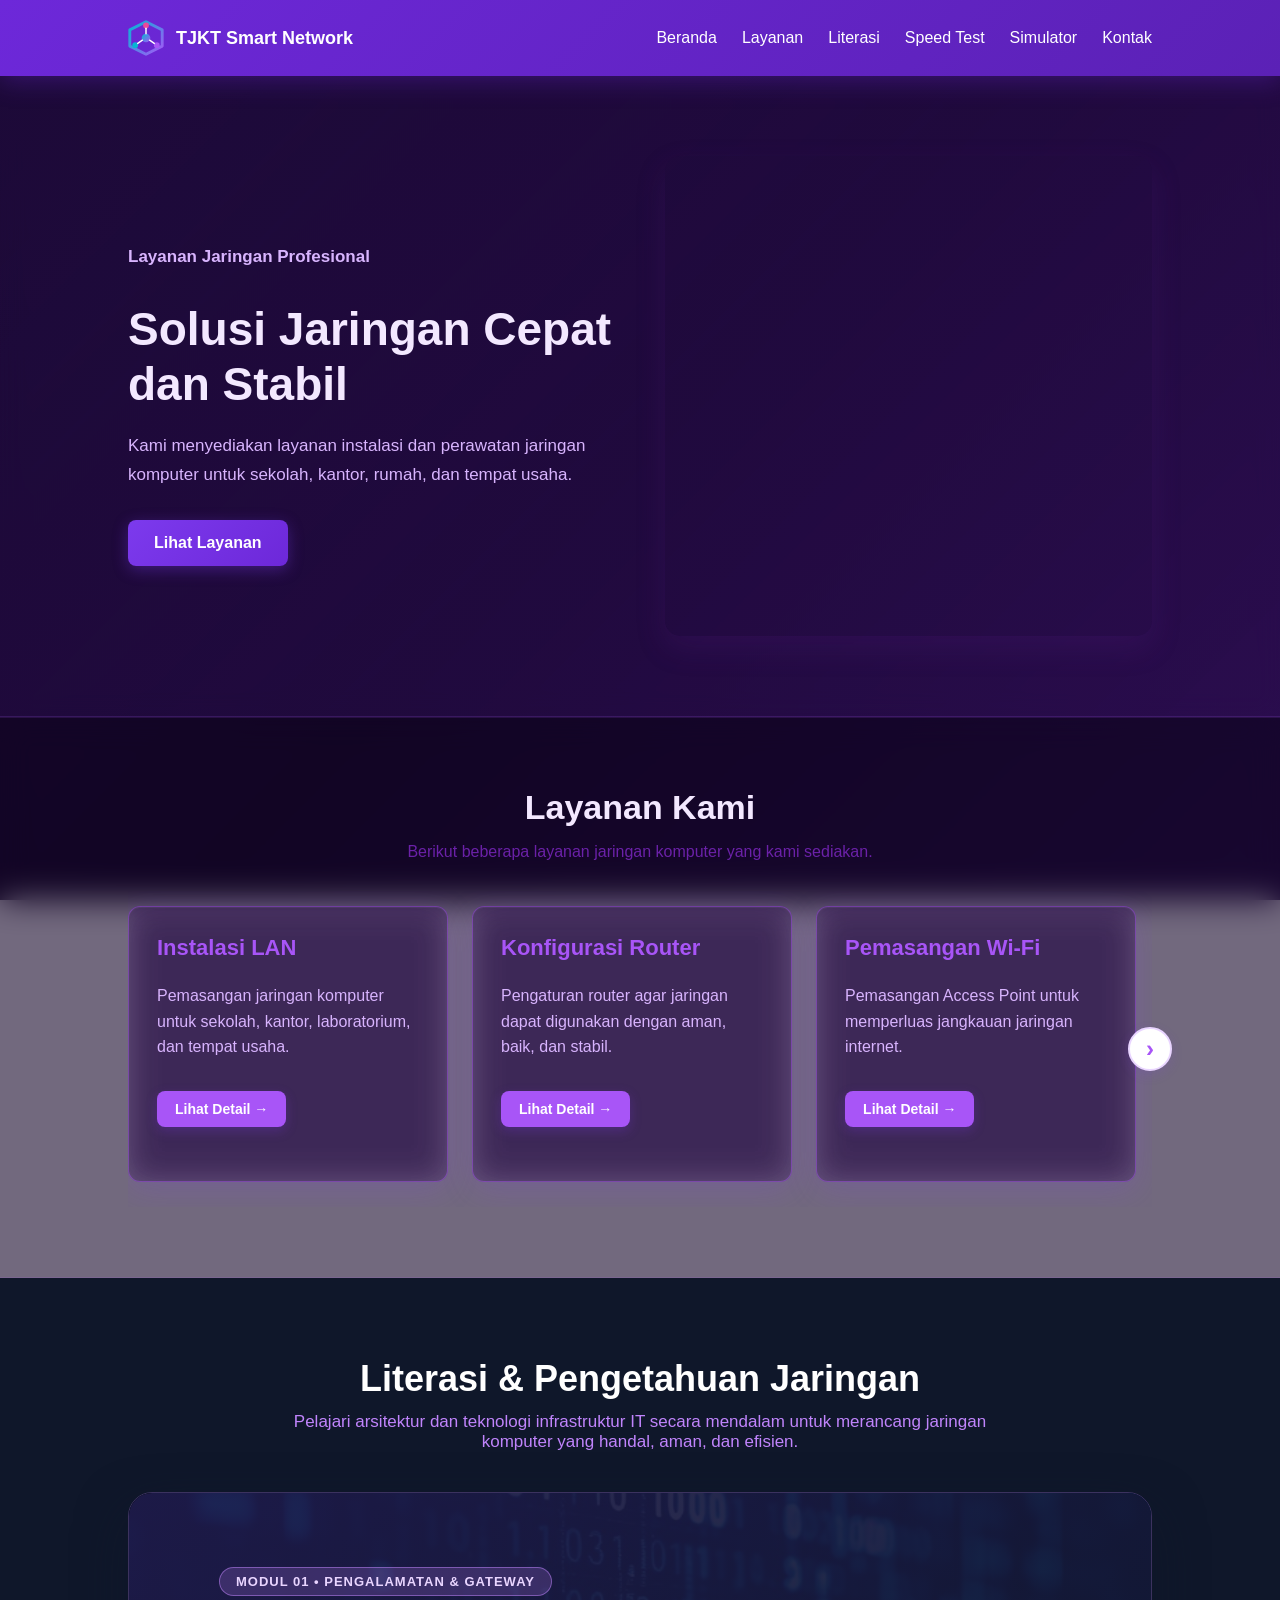
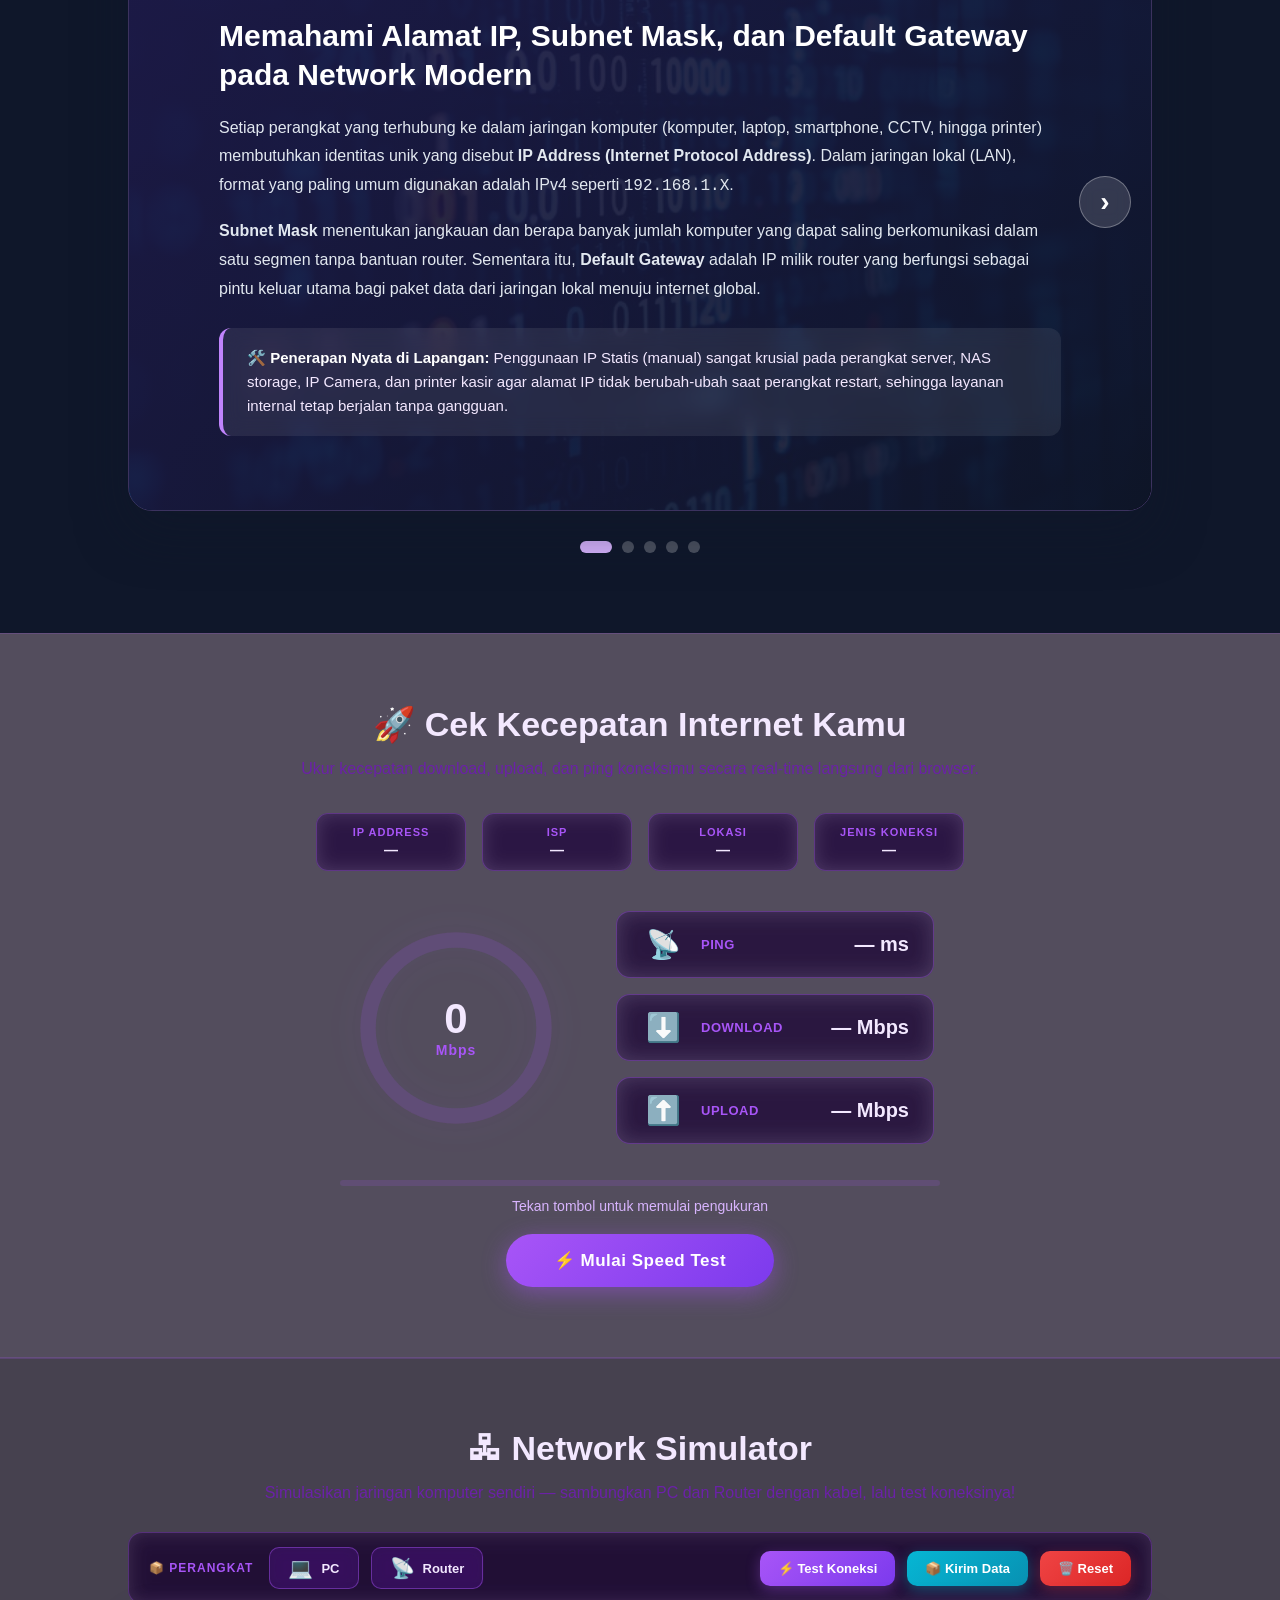
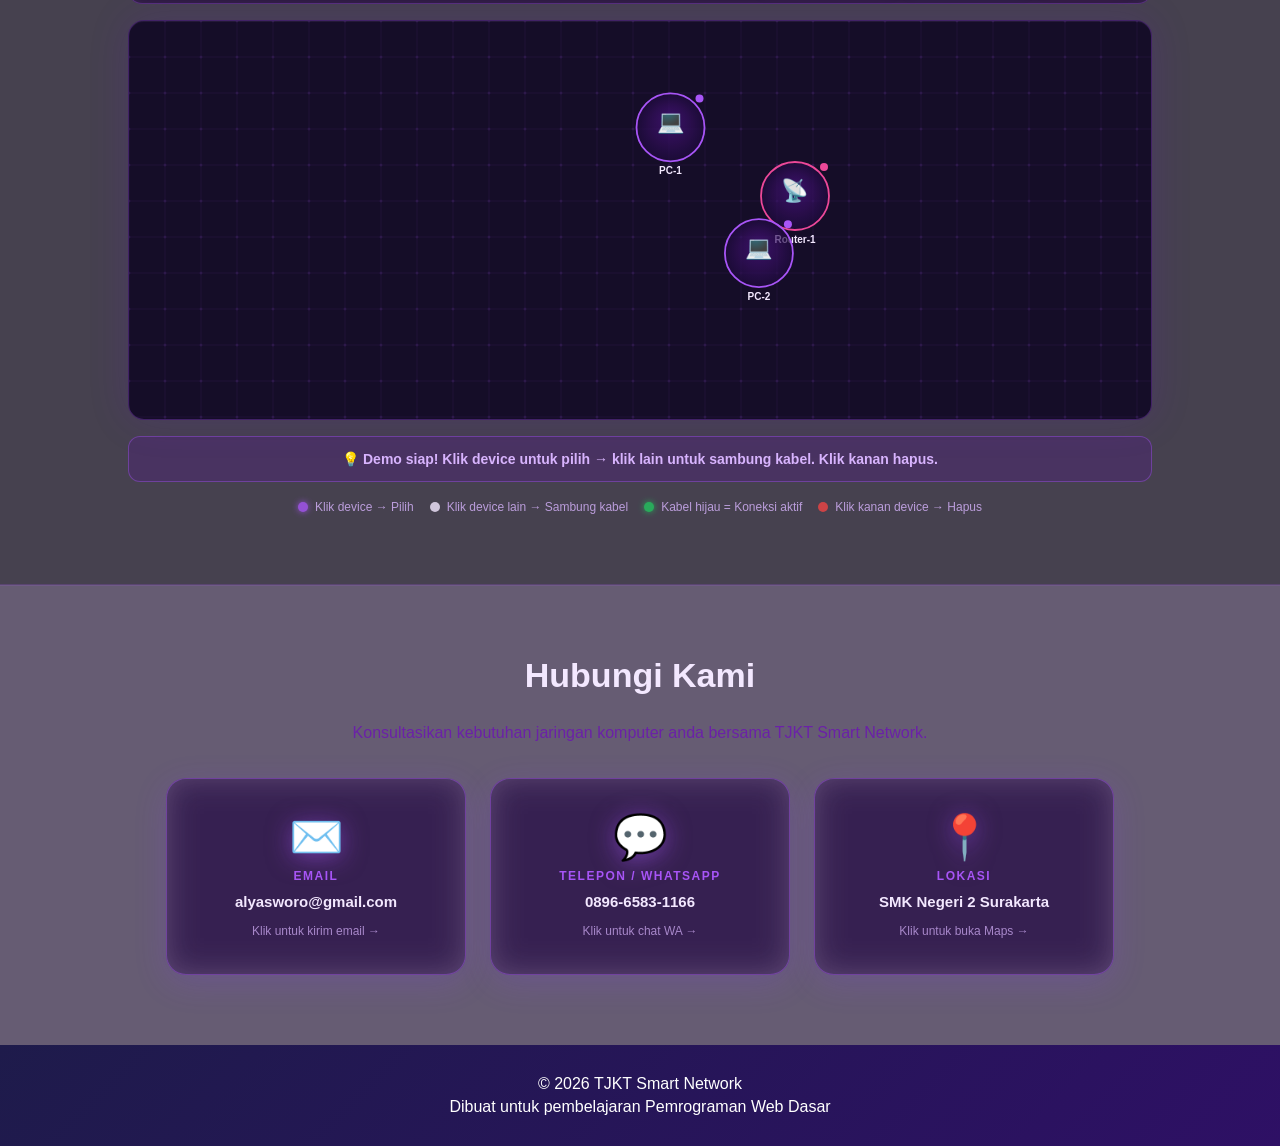
<file: index.html>
<!DOCTYPE html>
<html lang="id">

<head>
  <meta charset="UTF-8">
  <meta name="viewport" content="width=device-width, initial-scale=1.0">
  <title>TJKT Smart Network</title>
  <link rel="stylesheet" href="style.css?v=2">


</head>

<body>
  <!-- NAVIGASI-->

  <header>
    <nav>
      <a href="index.html" class="logo-link">
        <svg class="logo-svg" viewBox="0 0 100 100" xmlns="http://www.w3.org/2000/svg">
          <defs>
            <linearGradient id="logoGrad" x1="0%" y1="0%" x2="100%" y2="100%">
              <stop offset="0%" stop-color="#06b6d4" />
              <stop offset="100%" stop-color="#a855f7" />
            </linearGradient>
          </defs>
          <polygon points="50,5 95,27.5 95,72.5 50,95 5,72.5 5,27.5" fill="none" stroke="url(#logoGrad)"
            stroke-width="8" stroke-linejoin="round" />
          <circle cx="50" cy="50" r="12" fill="url(#logoGrad)" />
          <circle cx="50" cy="15" r="8" fill="#ec4899" />
          <circle cx="20" cy="70" r="8" fill="#06b6d4" />
          <circle cx="80" cy="70" r="8" fill="#a855f7" />
          <line x1="50" y1="23" x2="50" y2="38" stroke="white" stroke-width="4" stroke-linecap="round" />
          <line x1="27" y1="65" x2="40" y2="56" stroke="white" stroke-width="4" stroke-linecap="round" />
          <line x1="73" y1="65" x2="60" y2="56" stroke="white" stroke-width="4" stroke-linecap="round" />
        </svg>
        <h1>TJKT Smart Network</h1>
      </a>

      <ul>

        <li>
          <a href="#beranda">Beranda</a>
        </li>

        <li>
          <a href="#layanan">Layanan</a>
        </li>

        <li>
          <a href="#literasi">Literasi</a>
        </li>

        <li>
          <a href="#speedtest">Speed Test</a>
        </li>

        <li>
          <a href="#simulator">Simulator</a>
        </li>

        <li>
          <a href="#kontak">Kontak</a>
        </li>

      </ul>

    </nav>
    <!-- Scroll Progress Bar inside header to stick to its bottom edge -->
    <div id="scroll-progress-bar"></div>
  </header>

  <!-- ISI WEB-->


  <main>
    <section id="beranda" class="hero">

      <div class="hero-teks">

        <p class="label">
          Layanan Jaringan Profesional
        </p>

        <h2>
          Solusi Jaringan Cepat dan Stabil
        </h2>

        <p>
          Kami menyediakan layanan instalasi dan perawatan jaringan komputer untuk sekolah, kantor, rumah, dan tempat
          usaha.
        </p>

        <a href="#layanan" class="tombol">
          Lihat Layanan
        </a>

      </div>

      <div class="hero-gambar">
        <div class="slideshow">
          <img src="img/jaringan.jpg" alt="Instalasi jaringan 1">
          <img src="img/jaringan2.jpg" alt="Instalasi jaringan 2">
          <img src="img/jaringan3.jpg" alt="Instalasi jaringan 3">
          <img src="img/jaringan4.jpg" alt="Instalasi jaringan 4">
        </div>
      </div>

    </section>

    <!-- Layanan -->

    <section id="layanan">

      <h2>Layanan Kami</h2>

      <p class="deskripsi-bagian">
        Berikut beberapa layanan jaringan komputer yang kami sediakan.
      </p>

      <div class="daftar-layanan-wrapper">
        <button class="geser-tombol geser-kiri" id="scrollLeftBtn" aria-label="Geser Kiri">&lsaquo;</button>

        <div class="daftar-layanan" id="daftarLayanan">

          <div class="kartu">
            <h3>Instalasi LAN</h3>
            <p>Pemasangan jaringan komputer untuk sekolah, kantor, laboratorium, dan tempat usaha.</p>
            <a href="layanan.html#lan" class="link-detail">Lihat Detail &rarr;</a>
          </div>

          <div class="kartu">
            <h3>Konfigurasi Router</h3>
            <p>Pengaturan router agar jaringan dapat digunakan dengan aman, baik, dan stabil.</p>
            <a href="layanan.html#router" class="link-detail">Lihat Detail &rarr;</a>
          </div>

          <div class="kartu">
            <h3>Pemasangan Wi-Fi</h3>
            <p>Pemasangan Access Point untuk memperluas jangkauan jaringan internet.</p>
            <a href="layanan.html#wifi" class="link-detail">Lihat Detail &rarr;</a>
          </div>

          <div class="kartu">
            <h3>Perbaikan & Maintenance</h3>
            <p>Pemeriksaan, pemeliharaan rutin, dan perbaikan gangguan jaringan secara profesional.</p>
            <a href="layanan.html#maintenance" class="link-detail">Lihat Detail &rarr;</a>
          </div>

          <div class="kartu">
            <h3>Keamanan Jaringan</h3>
            <p>Konfigurasi firewall, VLAN, dan enkripsi data untuk menjaga keamanan sistem Anda.</p>
            <a href="layanan.html#keamanan" class="link-detail">Lihat Detail &rarr;</a>
          </div>

          <div class="kartu">
            <h3>Server & Fiber Optic</h3>
            <p>Instalasi server lokal, kabel FO, serta penyambungan (splicing) jaringan kecepatan tinggi.</p>
            <a href="layanan.html#server" class="link-detail">Lihat Detail &rarr;</a>
          </div>

        </div>

        <button class="geser-tombol geser-kanan" id="scrollRightBtn" aria-label="Geser Kanan">&rsaquo;</button>
      </div>

    </section>

    <!-- Literasi Jaringan (Full Width Realwork Background Slide Showcase) -->
    <section id="literasi" class="literasi-section">
      <div class="literasi-header">
        <h2>Literasi & Pengetahuan Jaringan</h2>
        <p class="deskripsi-bagian">
          Pelajari arsitektur dan teknologi infrastruktur IT secara mendalam untuk merancang jaringan komputer yang
          handal, aman, dan efisien.
        </p>
      </div>

      <div class="literasi-slider-wrapper">
        <button class="geser-tombol-showcase geser-showcase-kiri" id="scrollLeftLitBtn"
          aria-label="Geser Kiri">&lsaquo;</button>

        <div class="literasi-slider" id="sliderLiterasi">

          <!-- SLIDE 1 -->
          <div class="literasi-slide-page" style="background-image: url('img/biner.jpg');">
            <div class="slide-content">
              <span class="slide-tag">Modul 01 &bull; Pengalamatan & Gateway</span>
              <h3>Memahami Alamat IP, Subnet Mask, dan Default Gateway pada Network Modern</h3>
              <div class="slide-text">
                <p>
                  Setiap perangkat yang terhubung ke dalam jaringan komputer (komputer, laptop, smartphone, CCTV, hingga
                  printer) membutuhkan identitas unik yang disebut <strong>IP Address (Internet Protocol
                    Address)</strong>. Dalam jaringan lokal (LAN), format yang paling umum digunakan adalah IPv4 seperti
                  <code>192.168.1.X</code>.
                </p>
                <p>
                  <strong>Subnet Mask</strong> menentukan jangkauan dan berapa banyak jumlah komputer yang dapat saling
                  berkomunikasi dalam satu segmen tanpa bantuan router. Sementara itu, <strong>Default Gateway</strong>
                  adalah IP milik router yang berfungsi sebagai pintu keluar utama bagi paket data dari jaringan lokal
                  menuju internet global.
                </p>
              </div>
              <div class="slide-box-realwork">
                🛠️ <strong>Penerapan Nyata di Lapangan:</strong> Penggunaan IP Statis (manual) sangat krusial pada
                perangkat server, NAS storage, IP Camera, dan printer kasir agar alamat IP tidak berubah-ubah saat
                perangkat restart, sehingga layanan internal tetap berjalan tanpa gangguan.
              </div>
            </div>
          </div>

          <!-- SLIDE 2 -->
          <div class="literasi-slide-page" style="background-image: url('img/gelombang.jpg');">
            <div class="slide-content">
              <span class="slide-tag">Modul 02 &bull; Teknologi Wi-Fi & Frekuensi</span>
              <h3>Analisis Mendalam Frekuensi Gelombang Wi-Fi 2.4 GHz, 5 GHz, dan Wi-Fi 6</h3>
              <div class="slide-text">
                <p>
                  Jaringan nirkabel (Wi-Fi) bekerja menggunakan gelombang radio pada frekuensi <strong>2.4 GHz</strong>
                  dan <strong>5 GHz</strong>. Gelombang 2.4 GHz memiliki jangkauan lebih jauh serta dapat menembus
                  halangan tembok tebal dengan baik, namun jalurnya sangat padat karena dipakai juga oleh Bluetooth dan
                  microwave.
                </p>
                <p>
                  Sebaliknya, frekuensi <strong>5 GHz</strong> memiliki kanal yang sangat lebar dan bebas interferensi,
                  mampu mentransfer data hingga kecepatan gigabit dengan latensi ultra rendah. Namun, sinyal 5 GHz lebih
                  cepat melemah jika terhalang dinding tebal. Saat ini teknologi <strong>Wi-Fi 6 (802.11ax)</strong>
                  hadir dengan fitur <i>OFDMA</i> dan <i>MU-MIMO</i> untuk melayani puluhan perangkat sekaligus tanpa
                  penurunan kecepatan.
                </p>
              </div>
              <div class="slide-box-realwork">
                ⚡ <strong>Penerapan Nyata di Lapangan:</strong> Pada gedung perkantoran atau rumah bertingkat, kombinasi
                Access Point Dual-Band dengan fitur <i>Seamless Roaming</i> memastikan koneksi pengguna tidak pernah
                terputus saat berjalan antar ruangan.
              </div>
            </div>
          </div>

          <!-- SLIDE 3 -->
          <div class="literasi-slide-page" style="background-image: url('img/koneksi.jpg');">
            <div class="slide-content">
              <span class="slide-tag">Modul 03 &bull; Perangkat Utama (Core Devices)</span>
              <h3>Sinergi Perangkat Utama: Mengapa Anda Membutuhkan Router dan Switch Secara Bersamaan?</h3>
              <div class="slide-text">
                <p>
                  Seringkali Router dan Switch dianggap sama, padahal fungsinya sangat berbeda di dalam hirarki
                  jaringan. <strong>Switch</strong> bertugas sebagai terminal hubungkan puluhan komputer dalam satu
                  jaringan lokal (LAN). <strong>Switch Managed</strong> kelas profesional mendukung fitur <i>VLAN
                    (Virtual LAN)</i> untuk memisahkan jaringan staf, keuangan, dan tamu.
                </p>
                <p>
                  Sedangkan <strong>Router</strong> adalah "otak pengatur lalu lintas". Router menerima jalur internet
                  dari ISP, melakukan pembagian bandwidth (<i>QoS</i>), pembuatan <i>Firewall</i>, pengalokasian IP
                  otomatis (<i>DHCP Server</i>), serta menghubungkan jaringan lokal ke jaringan luar. Tanpa Router yang
                  tangguh, lalu lintas data pada Switch akan mengalami bentrokan (<i>broadcast storm</i>).
                </p>
              </div>
              <div class="slide-box-realwork">
                🏢 <strong>Penerapan Nyata di Lapangan:</strong> Kombinasi Router MikroTik/Cisco dengan Managed Switch
                memberikan kontrol penuh terhadap penggunaan internet karyawan serta memblokir situs terlarang atau
                penggunaan unduhan ilegal yang menghabiskan bandwidth.
              </div>
            </div>
          </div>

          <!-- SLIDE 4 -->
          <div class="literasi-slide-page" style="background-image: url('img/fiber.jpg');">
            <div class="slide-content">
              <span class="slide-tag">Modul 04 &bull; Media Transmisi Fiber Optic</span>
              <h3>Keunggulan Transmisi Fiber Optic Dibandingkan Kabel Tembaga UTP</h3>
              <div class="slide-text">
                <p>
                  Kabel tembaga <strong>UTP (Unshielded Twisted Pair)</strong> Cat6 sangat baik untuk jarak kurang dari
                  100 meter. Namun, sinyal listrik pada kabel tembaga rentan melemah dan terganggu oleh petir atau arus
                  listrik tinggi.
                </p>
                <p>
                  Teknologi <strong>Fiber Optic (FO)</strong> menggunakan serat kaca murni sehalus rambut untuk
                  mentransmisikan data menggunakan pulsa sinyal cahaya. Karena menggunakan cahaya, data dapat dikirimkan
                  dengan kecepatan gigabit hingga puluhan kilometer tanpa degradasi sinyal dan 100% bebas dari risiko
                  induksi petir atau gangguan frekuensi listrik.
                </p>
              </div>
              <div class="slide-box-realwork">
                🚀 <strong>Penerapan Nyata di Lapangan:</strong> Kabel Fiber Optic adalah pilihan utama untuk transmisi
                antar gedung sekolah/kantor dan backbone data center. Sambungan FO dilas menggunakan alat presisi tinggi
                <i>Fusion Splicer</i> dan diuji dengan <i>OTDR</i>.
              </div>
            </div>
          </div>

          <!-- SLIDE 5 -->
          <div class="literasi-slide-page" style="background-image: url('img/proteksi.jpg');">
            <div class="slide-content">
              <span class="slide-tag">Modul 05 &bull; Keamanan Sistem IT</span>
              <h3>Strategi Keamanan Jaringan: Proteksi Firewall, VLAN, dan VPN Remote Access</h3>
              <div class="slide-text">
                <p>
                  Keamanan jaringan tidak cukup hanya mengandalkan antivirus pada laptop. Proteksi infrastruktur
                  jaringan sangat penting untuk melindungi rahasia perusahaan dari pencurian data, ransomware, dan
                  penyusup asing.
                </p>
                <p>
                  Dengan <strong>VLAN</strong>, jaringan tamu diisolasi dari server internal. Sementara <strong>Firewall
                    Filtering</strong> memblokir port berbahaya dan serangan cyber. Bagi karyawan yang bekerja dari
                  rumah (WFH) atau cabang luar, <strong>VPN (Virtual Private Network)</strong> membuat terowongan
                  terenkripsi aman di atas internet publik.
                </p>
              </div>
              <div class="slide-box-realwork">
                🔒 <strong>Penerapan Nyata di Lapangan:</strong> Implementasi VPN IPsec/WireGuard memungkinkan manajemen
                memantau server & CCTV kantor dari luar kota secara aman tanpa khawatir data disadap hacker.
              </div>
            </div>
          </div>

        </div>

        <button class="geser-tombol-showcase geser-showcase-kanan" id="scrollRightLitBtn"
          aria-label="Geser Kanan">&rsaquo;</button>
      </div>

      <!-- Indikator Slide (Dots) -->
      <div class="dots-indicator" id="dotsContainer">
        <span class="dot active" data-index="0"></span>
        <span class="dot" data-index="1"></span>
        <span class="dot" data-index="2"></span>
        <span class="dot" data-index="3"></span>
        <span class="dot" data-index="4"></span>
      </div>
    </section>

    <!-- Speed Test -->
    <section id="speedtest" class="speedtest-section">
      <div class="speedtest-header">
        <h2>🚀 Cek Kecepatan Internet Kamu</h2>
        <p class="deskripsi-bagian">Ukur kecepatan download, upload, dan ping koneksimu secara real-time langsung dari
          browser.</p>
      </div>

      <!-- IP Info Bar -->
      <div class="ip-info-bar">
        <div class="ip-info-item"><span class="ip-info-label">IP Address</span><span id="ip-addr"
            class="ip-info-val">—</span></div>
        <div class="ip-info-item"><span class="ip-info-label">ISP</span><span id="isp-name" class="ip-info-val">—</span>
        </div>
        <div class="ip-info-item"><span class="ip-info-label">Lokasi</span><span id="city-name"
            class="ip-info-val">—</span></div>
        <div class="ip-info-item"><span class="ip-info-label">Jenis Koneksi</span><span id="connection-type"
            class="ip-info-val">—</span></div>
      </div>

      <!-- Gauge + Metrics -->
      <div class="speedtest-main">

        <!-- Circular Gauge -->
        <div class="gauge-wrapper">
          <svg class="gauge-svg" viewBox="0 0 200 200" xmlns="http://www.w3.org/2000/svg">
            <defs>
              <linearGradient id="gaugeGrad" x1="0%" y1="0%" x2="100%" y2="0%">
                <stop offset="0%" stop-color="#a855f7" />
                <stop offset="100%" stop-color="#ec4899" />
              </linearGradient>
            </defs>
            <!-- Track -->
            <circle cx="100" cy="100" r="80" fill="none" stroke="rgba(168,85,247,0.15)" stroke-width="14" />
            <!-- Arc -->
            <circle id="gauge-bar" cx="100" cy="100" r="80" fill="none" stroke="url(#gaugeGrad)" stroke-width="14"
              stroke-linecap="round" stroke-dasharray="502" stroke-dashoffset="502" transform="rotate(-90 100 100)"
              style="transition: stroke-dashoffset 0.6s ease;" />
          </svg>
          <div class="gauge-center">
            <span id="gauge-value" class="gauge-num">0</span>
            <span id="gauge-label" class="gauge-unit">Mbps</span>
          </div>
        </div>

        <!-- Metric Cards -->
        <div class="metric-cards">
          <div class="metric-card" id="card-ping">
            <div class="metric-icon">📡</div>
            <div class="metric-label">Ping</div>
            <div id="val-ping" class="metric-value">— ms</div>
          </div>
          <div class="metric-card" id="card-download">
            <div class="metric-icon">⬇️</div>
            <div class="metric-label">Download</div>
            <div id="val-download" class="metric-value">— Mbps</div>
          </div>
          <div class="metric-card" id="card-upload">
            <div class="metric-icon">⬆️</div>
            <div class="metric-label">Upload</div>
            <div id="val-upload" class="metric-value">— Mbps</div>
          </div>
        </div>
      </div>

      <!-- Progress -->
      <div class="speedtest-progress-wrap">
        <div class="speedtest-progress-bar">
          <div id="progress-bar" class="speedtest-progress-fill"></div>
        </div>
        <p id="status-text" class="status-text">Tekan tombol untuk memulai pengukuran</p>
      </div>

      <!-- Result Tip -->
      <div id="result-panel" class="result-panel">
        <span>✅ Pengukuran selesai! Kecepatan koneksimu sudah terukur di atas.</span>
      </div>

      <button id="btn-start" class="btn-speedtest">⚡ Mulai Speed Test</button>
    </section>

    <!-- Network Simulator Game -->
    <section id="simulator" class="simulator-section">
      <div class="simulator-header">
        <h2>🖧 Network Simulator</h2>
        <p class="deskripsi-bagian">Simulasikan jaringan komputer sendiri — sambungkan PC dan Router dengan kabel, lalu
          test koneksinya!</p>
      </div>

      <!-- Toolbar -->
      <div class="simulator-toolbar">
        <span class="toolbar-title">📦 Perangkat</span>
        <button class="tool-device-btn" data-type="pc" id="tool-pc">
          <span class="tool-icon">💻</span>
          <span class="tool-label">PC</span>
        </button>
        <button class="tool-device-btn" data-type="router" id="tool-router">
          <span class="tool-icon">📡</span>
          <span class="tool-label">Router</span>
        </button>
        <div class="toolbar-sep"></div>
        <button class="sim-ctrl-btn" id="btn-test-net" title="Test Koneksi">⚡ Test Koneksi</button>
        <button class="sim-ctrl-btn send" id="btn-send-data" title="Kirim Data">📦 Kirim Data</button>
        <button class="sim-ctrl-btn danger" id="btn-reset-net" title="Reset Canvas">🗑️ Reset</button>
      </div>

      <!-- Canvas Area -->
      <div class="simulator-canvas-wrap">
        <canvas id="net-canvas"></canvas>
      </div>

      <!-- Status -->
      <div id="netgame-status" class="netgame-status"></div>

      <!-- Legend -->
      <div class="sim-legend">
        <div class="legend-item"><span class="legend-dot purple"></span> Klik device → Pilih</div>
        <div class="legend-item"><span class="legend-dot white"></span> Klik device lain → Sambung kabel</div>
        <div class="legend-item"><span class="legend-dot green"></span> Kabel hijau = Koneksi aktif</div>
        <div class="legend-item"><span class="legend-dot red"></span> Klik kanan device → Hapus</div>
      </div>
    </section>

    <!-- Kontak -->
    <section id="kontak" class="kontak">

      <h2>Hubungi Kami</h2>
      <p class="deskripsi-bagian">Konsultasikan kebutuhan jaringan komputer anda bersama TJKT Smart Network.</p>

      <div class="kontak-cards">

        <!-- Email Card -->
        <a href="mailto:alyasworo@gmail.com" class="kontak-card" id="card-email" title="Kirim Email">
          <div class="kontak-card-icon">✉️</div>
          <div class="kontak-card-label">Email</div>
          <div class="kontak-card-value">alyasworo@gmail.com</div>
          <div class="kontak-card-action">Klik untuk kirim email →</div>
        </a>

        <!-- WhatsApp Card -->
        <a href="https://wa.me/6289665831166" target="_blank" rel="noopener" class="kontak-card" id="card-wa"
          title="Chat WhatsApp">
          <div class="kontak-card-icon">💬</div>
          <div class="kontak-card-label">Telepon / WhatsApp</div>
          <div class="kontak-card-value">0896-6583-1166</div>
          <div class="kontak-card-action">Klik untuk chat WA →</div>
        </a>

        <!-- Lokasi Card -->
        <a href="https://maps.google.com/?q=SMK+Negeri+2+Surakarta" target="_blank" rel="noopener" class="kontak-card"
          id="card-lokasi" title="Lihat di Google Maps">
          <div class="kontak-card-icon">📍</div>
          <div class="kontak-card-label">Lokasi</div>
          <div class="kontak-card-value">SMK Negeri 2 Surakarta</div>
          <div class="kontak-card-action">Klik untuk buka Maps →</div>
        </a>

      </div>

    </section>

  </main>

  <!-- Footer -->
  <footer>

    <p>
      &copy; 2026 TJKT Smart Network
    </p>

    <p>
      Dibuat untuk pembelajaran Pemrograman Web Dasar
    </p>

  </footer>

  <script>
    // Fungsi untuk memperbarui visibilitas tombol geser (sembunyi saat mentok)
    function updateSliderButtons(slider, btnLeft, btnRight) {
      if (!slider || !btnLeft || !btnRight) return;
      const scrollLeft = slider.scrollLeft;
      const maxScroll = slider.scrollWidth - slider.clientWidth;

      // Sembunyikan tombol kiri jika di paling awal (mentok kiri)
      btnLeft.style.display = scrollLeft <= 10 ? 'none' : 'flex';

      // Sembunyikan tombol kanan jika di paling akhir (mentok kanan)
      btnRight.style.display = scrollLeft >= maxScroll - 10 ? 'none' : 'flex';
    }

    // Slider Layanan
    const container = document.getElementById('daftarLayanan');
    const scrollLeftBtn = document.getElementById('scrollLeftBtn');
    const scrollRightBtn = document.getElementById('scrollRightBtn');

    if (container && scrollLeftBtn && scrollRightBtn) {
      scrollLeftBtn.addEventListener('click', () => {
        container.scrollBy({ left: -340, behavior: 'smooth' });
      });
      scrollRightBtn.addEventListener('click', () => {
        container.scrollBy({ left: 340, behavior: 'smooth' });
      });
      container.addEventListener('scroll', () => {
        updateSliderButtons(container, scrollLeftBtn, scrollRightBtn);
      });
      updateSliderButtons(container, scrollLeftBtn, scrollRightBtn);
    }

    // Slider Literasi (Full Width Presentation Slide)
    const sliderLit = document.getElementById('sliderLiterasi');
    const btnLeftLit = document.getElementById('scrollLeftLitBtn');
    const btnRightLit = document.getElementById('scrollRightLitBtn');
    const dots = document.querySelectorAll('.dot');

    if (sliderLit && btnLeftLit && btnRightLit) {
      btnLeftLit.addEventListener('click', () => {
        sliderLit.scrollBy({ left: -sliderLit.clientWidth, behavior: 'smooth' });
      });
      btnRightLit.addEventListener('click', () => {
        sliderLit.scrollBy({ left: sliderLit.clientWidth, behavior: 'smooth' });
      });

      // Synchronize active dot & update button visibility on scroll
      sliderLit.addEventListener('scroll', () => {
        const index = Math.round(sliderLit.scrollLeft / sliderLit.clientWidth);
        dots.forEach((dot, idx) => {
          if (idx === index) {
            dot.classList.add('active');
          } else {
            dot.classList.remove('active');
          }
        });
        updateSliderButtons(sliderLit, btnLeftLit, btnRightLit);
      });

      // Click dots to jump to slide
      dots.forEach((dot, idx) => {
        dot.addEventListener('click', () => {
          sliderLit.scrollTo({ left: idx * sliderLit.clientWidth, behavior: 'smooth' });
        });
      });

      // Initial check on load & window resize
      updateSliderButtons(sliderLit, btnLeftLit, btnRightLit);
      window.addEventListener('resize', () => {
        updateSliderButtons(sliderLit, btnLeftLit, btnRightLit);
      });
    }
  </script>

  <script src="speedtest.js"></script>
  <script src="network-game.js"></script>

  <script>
    // =============================================
    // SCROLL REVEAL — IntersectionObserver
    // =============================================
    (function () {
      // [CSS selector, animation class, stagger?]
      const groups = [
        ['.hero-teks', 'slide-left', false],
        ['.hero-gambar', 'slide-right', false],
        ['#layanan h2', 'slide-up', false],
        ['#layanan .deskripsi-bagian', 'slide-up', false],
        ['.kartu', 'slide-up', true],
        ['.literasi-header', 'slide-up', false],
        ['.literasi-header .deskripsi-bagian', 'slide-up', false],
        ['.speedtest-header h2', 'slide-up', false],
        ['.speedtest-header .deskripsi-bagian', 'slide-up', false],
        ['.ip-info-item', 'pop-in', true],
        ['.metric-card', 'slide-left', true],
        ['.gauge-wrapper', 'zoom-in', false],
        ['.simulator-header', 'slide-up', false],
        ['.simulator-toolbar', 'slide-up', false],
        ['.kontak h2', 'slide-up', false],
        ['.kontak .deskripsi-bagian', 'slide-up', false],
        ['.kontak-card', 'pop-in', true],
        ['.kartu-detail', 'slide-up', true],
        ['.section-estimasi', 'slide-up', false],
        ['.judul-estimasi', 'slide-up', false],
        ['.sim-legend', 'slide-up', false],
        ['.sim-ctrl-btn', 'pop-in', true],
      ];

      const observer = new IntersectionObserver((entries) => {
        entries.forEach(entry => {
          if (entry.isIntersecting) {
            entry.target.classList.add('anim-in');
            observer.unobserve(entry.target);
          }
        });
      }, { threshold: 0.12 });

      document.addEventListener('DOMContentLoaded', () => {
        groups.forEach(([sel, animClass, stagger]) => {
          document.querySelectorAll(sel).forEach((el, i) => {
            if (!el.classList.contains('anim-ready')) {
              el.classList.add('anim-ready', animClass);
              if (stagger) {
                el.style.transitionDelay = (i * 0.1) + 's';
              }
              observer.observe(el);
            }
          });
        });
      });
    })();
  </script>

  <script>
    // =============================================
    // SCROLL PROGRESS BAR
    // =============================================
    window.addEventListener('scroll', () => {
      const scrollTotal = document.documentElement.scrollTop;
      const height = document.documentElement.scrollHeight - document.documentElement.clientHeight;
      const scrollProgress = (scrollTotal / height) * 100;
      const progressBar = document.getElementById('scroll-progress-bar');
      if (progressBar) {
        progressBar.style.width = scrollProgress + '%';
      }
    });
  </script>

</body>

</html>
</file>
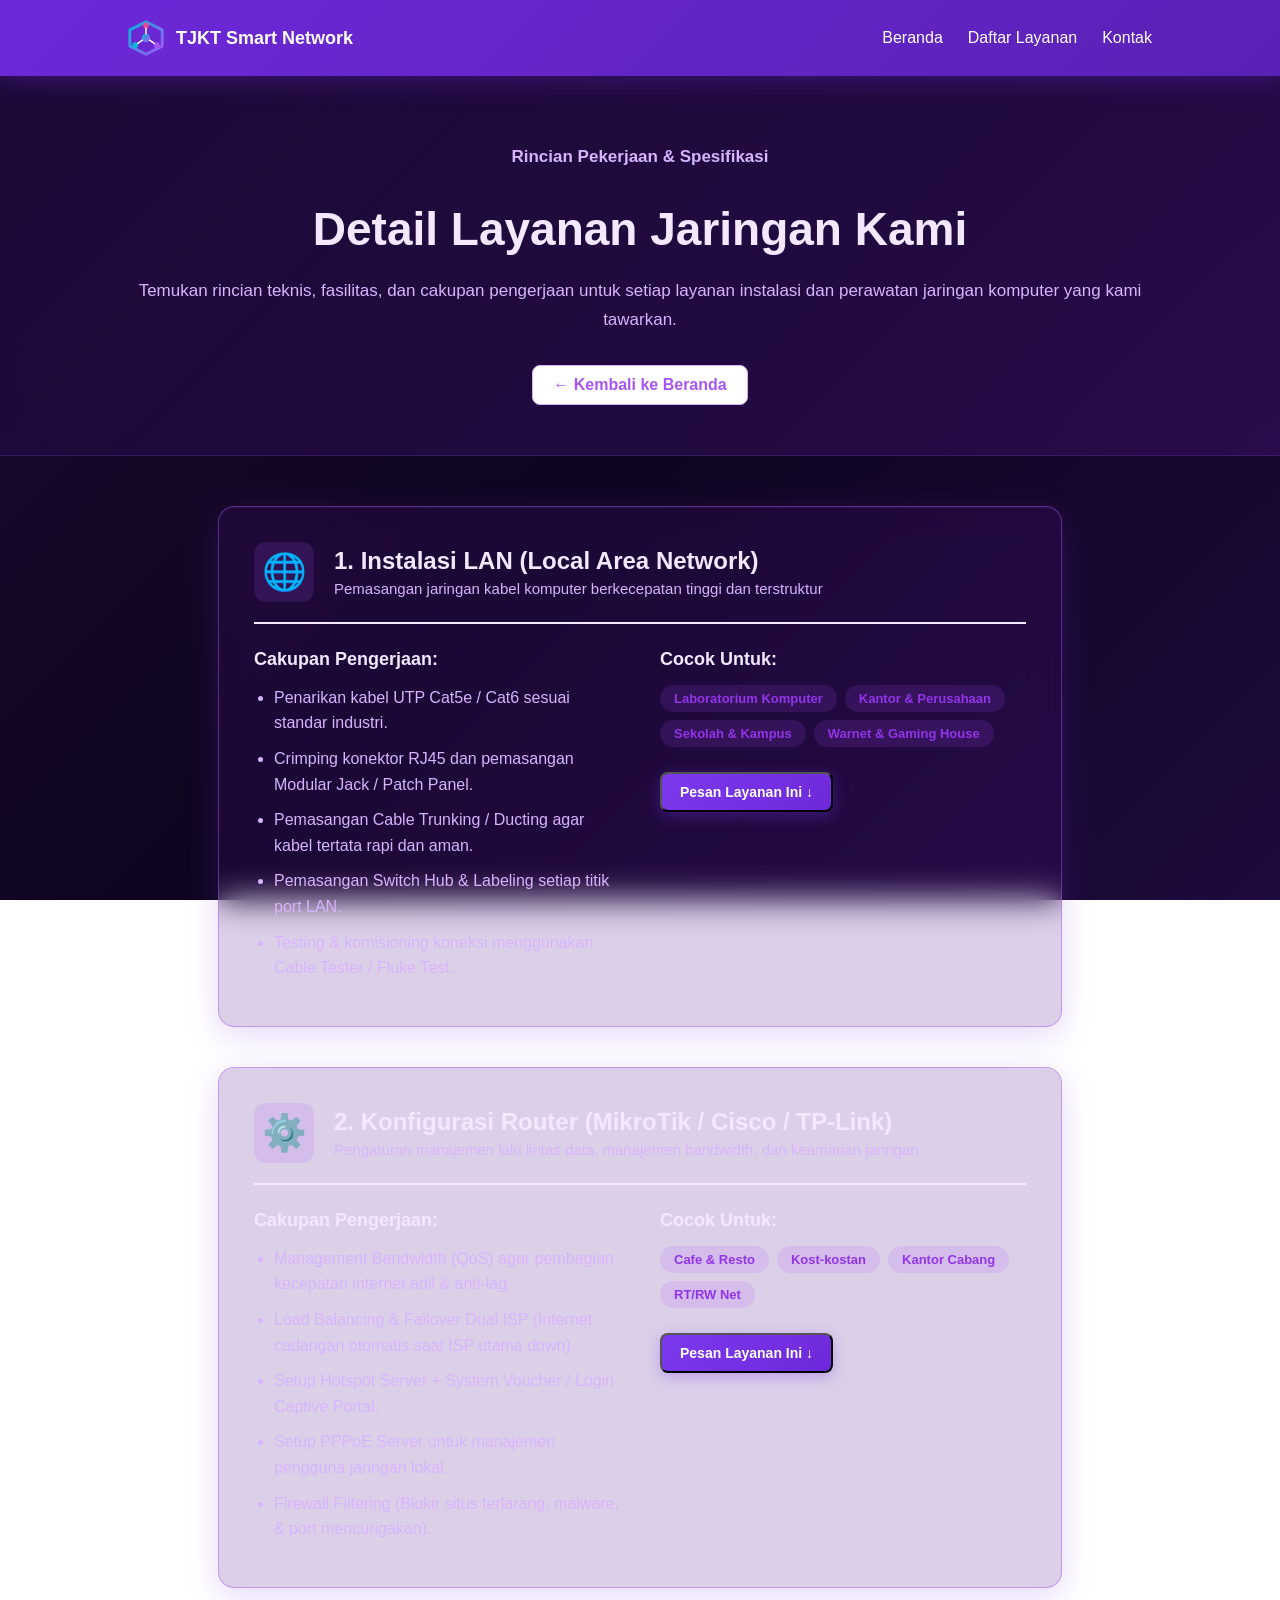
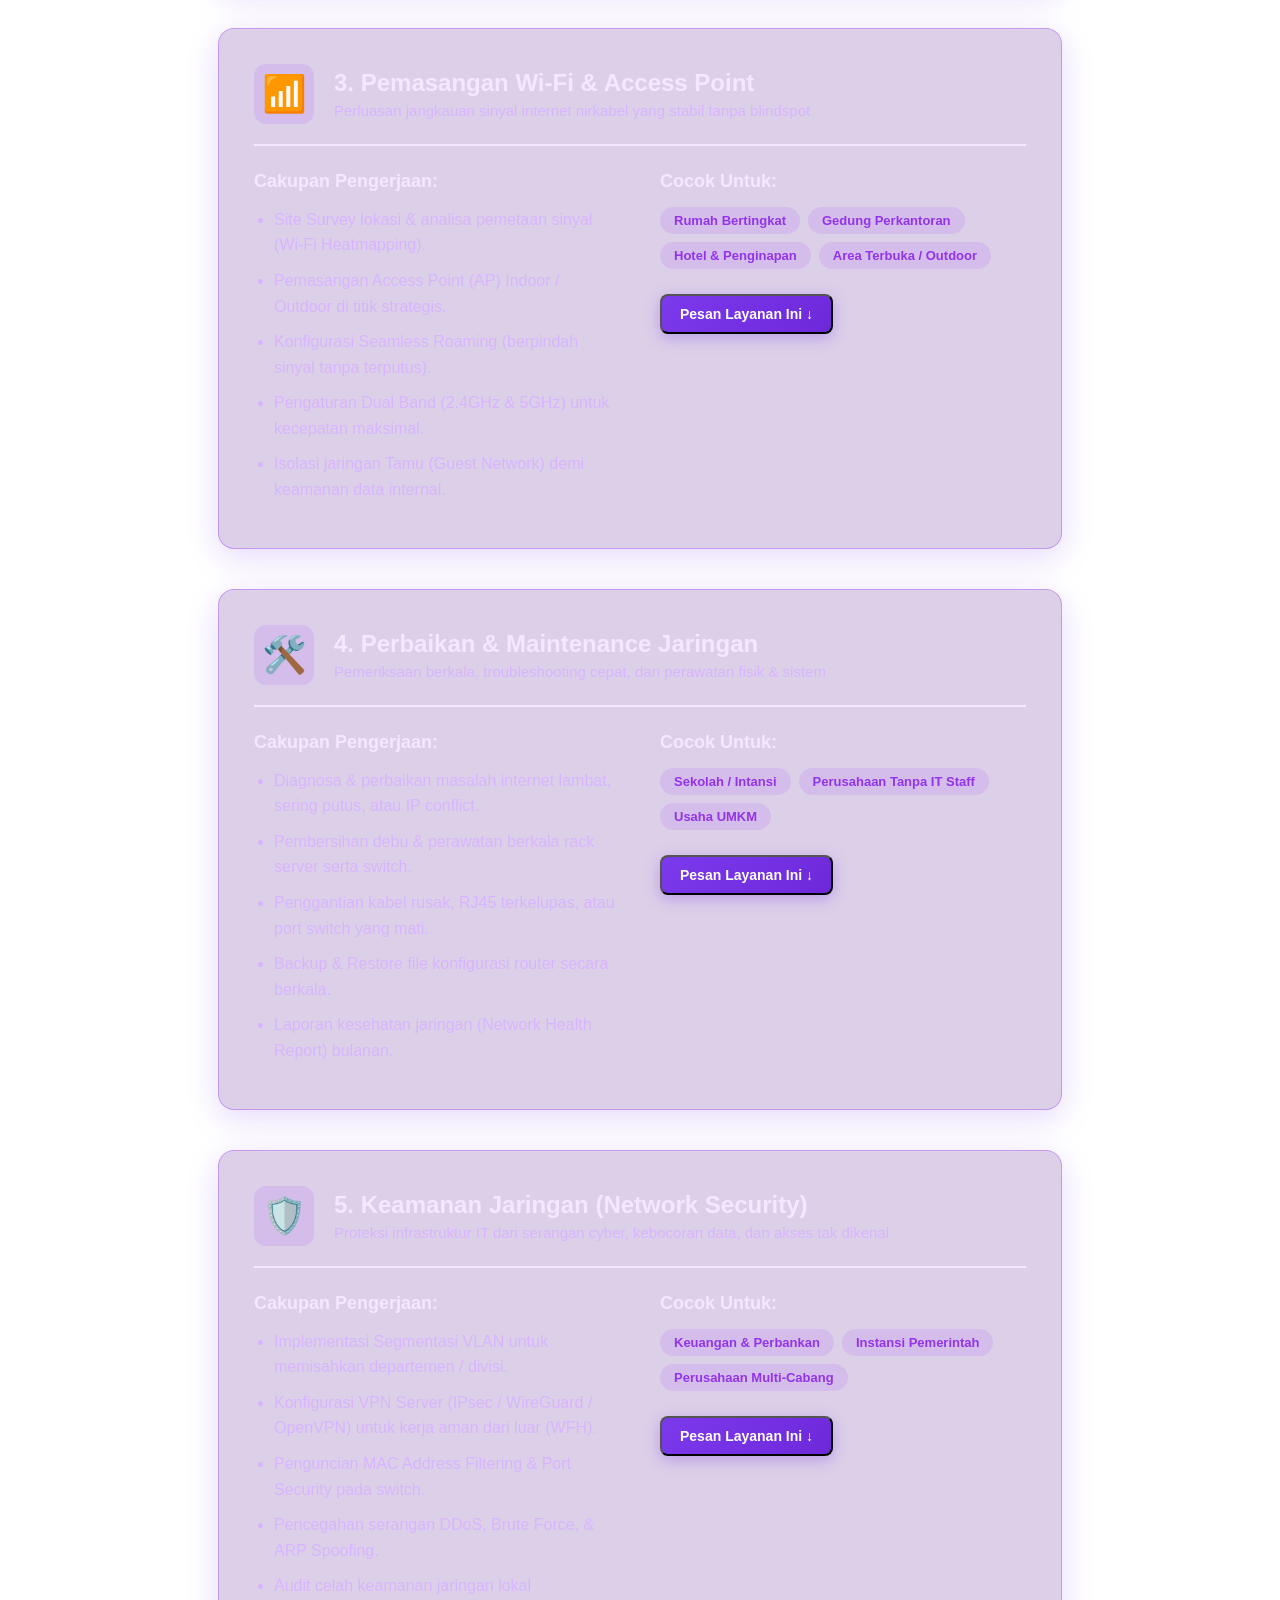
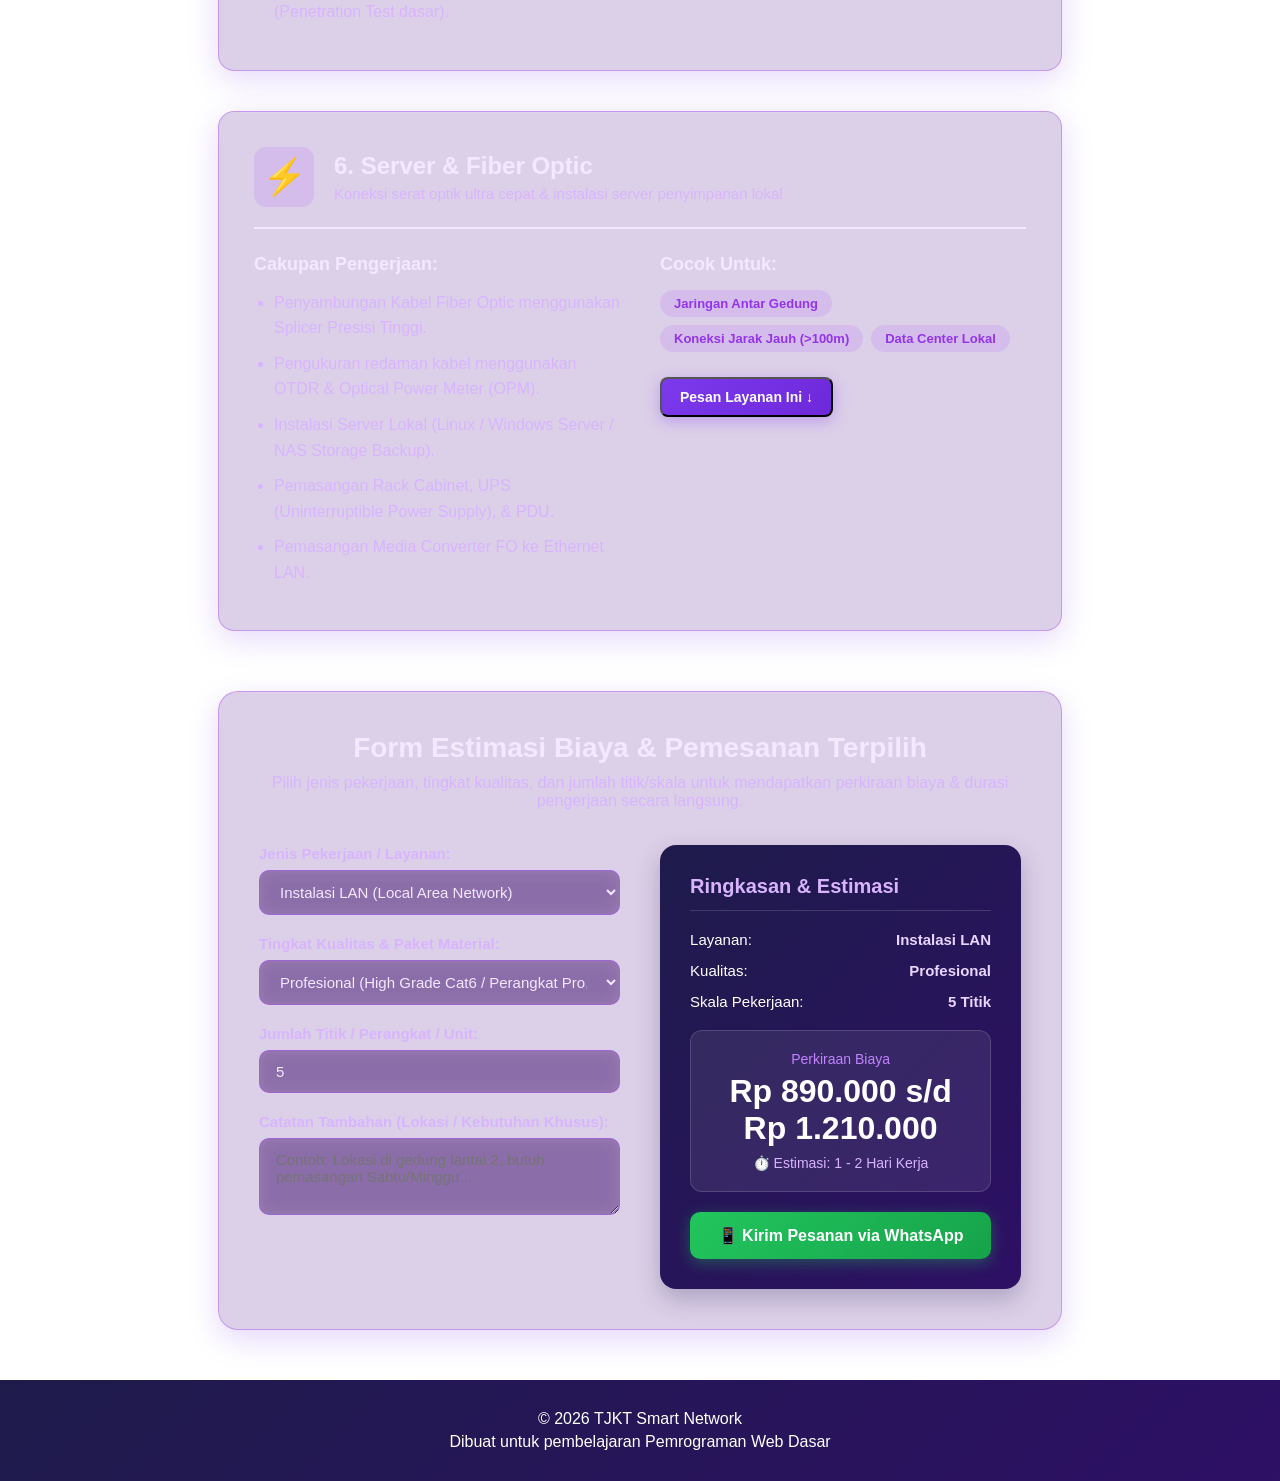
<file: layanan.html>
<!DOCTYPE html>
<html lang="id">

<head>
  <meta charset="UTF-8">
  <meta name="viewport" content="width=device-width, initial-scale=1.0">
  <title>Rincian Layanan - TJKT Smart Network</title>
  <link rel="stylesheet" href="style.css">
</head>

<body>
  <!-- NAVIGASI-->
  <header>
    <nav>
      <a href="index.html" class="logo-link">
        <svg class="logo-svg" viewBox="0 0 100 100" xmlns="http://www.w3.org/2000/svg">
          <defs>
            <linearGradient id="logoGrad" x1="0%" y1="0%" x2="100%" y2="100%">
              <stop offset="0%" stop-color="#06b6d4" />
              <stop offset="100%" stop-color="#a855f7" />
            </linearGradient>
          </defs>
          <polygon points="50,5 95,27.5 95,72.5 50,95 5,72.5 5,27.5" fill="none" stroke="url(#logoGrad)" stroke-width="8" stroke-linejoin="round"/>
          <circle cx="50" cy="50" r="12" fill="url(#logoGrad)" />
          <circle cx="50" cy="15" r="8" fill="#ec4899" />
          <circle cx="20" cy="70" r="8" fill="#06b6d4" />
          <circle cx="80" cy="70" r="8" fill="#a855f7" />
          <line x1="50" y1="23" x2="50" y2="38" stroke="white" stroke-width="4" stroke-linecap="round"/>
          <line x1="27" y1="65" x2="40" y2="56" stroke="white" stroke-width="4" stroke-linecap="round"/>
          <line x1="73" y1="65" x2="60" y2="56" stroke="white" stroke-width="4" stroke-linecap="round"/>
        </svg>
        <h1>TJKT Smart Network</h1>
      </a>

      <ul>
        <li>
          <a href="index.html#beranda">Beranda</a>
        </li>
        <li>
          <a href="index.html#layanan">Daftar Layanan</a>
        </li>
        <li>
          <a href="index.html#kontak">Kontak</a>
        </li>
      </ul>
    </nav>
  </header>

  <main>
    <!-- HERO RINCIAN LAYANAN -->
    <section class="hero hero-detail">
      <div class="hero-teks">
        <p class="label">Rincian Pekerjaan & Spesifikasi</p>
        <h2>Detail Layanan Jaringan Kami</h2>
        <p>
          Temukan rincian teknis, fasilitas, dan cakupan pengerjaan untuk setiap layanan instalasi dan perawatan
          jaringan komputer yang kami tawarkan.
        </p>
        <a href="index.html#layanan" class="tombol-sekunder">&larr; Kembali ke Beranda</a>
      </div>
    </section>

    <!-- CONTAINER RINCIAN -->
    <div class="container-detail">

      <!-- 1. INSTALASI LAN -->
      <section id="lan" class="kartu-detail">
        <div class="detail-header">
          <span class="badge-icon">🌐</span>
          <div>
            <h2>1. Instalasi LAN (Local Area Network)</h2>
            <p class="sub-judul">Pemasangan jaringan kabel komputer berkecepatan tinggi dan terstruktur</p>
          </div>
        </div>

        <div class="detail-konten">
          <div class="detail-kolom">
            <h3>Cakupan Pengerjaan:</h3>
            <ul class="daftar-fitur">
              <li>Penarikan kabel UTP Cat5e / Cat6 sesuai standar industri.</li>
              <li>Crimping konektor RJ45 dan pemasangan Modular Jack / Patch Panel.</li>
              <li>Pemasangan Cable Trunking / Ducting agar kabel tertata rapi dan aman.</li>
              <li>Pemasangan Switch Hub & Labeling setiap titik port LAN.</li>
              <li>Testing & komisioning koneksi menggunakan Cable Tester / Fluke Test.</li>
            </ul>
          </div>

          <div class="detail-kolom">
            <h3>Cocok Untuk:</h3>
            <div class="tag-container">
              <span class="tag">Laboratorium Komputer</span>
              <span class="tag">Kantor & Perusahaan</span>
              <span class="tag">Sekolah & Kampus</span>
              <span class="tag">Warnet & Gaming House</span>
            </div>
            <button class="tombol tombol-kecil btn-pesan-layanan" data-layanan="lan">Pesan Layanan Ini &darr;</button>
          </div>
        </div>
      </section>

      <!-- 2. KONFIGURASI ROUTER -->
      <section id="router" class="kartu-detail">
        <div class="detail-header">
          <span class="badge-icon">⚙️</span>
          <div>
            <h2>2. Konfigurasi Router (MikroTik / Cisco / TP-Link)</h2>
            <p class="sub-judul">Pengaturan manajemen lalu lintas data, manajemen bandwidth, dan keamanan jaringan</p>
          </div>
        </div>

        <div class="detail-konten">
          <div class="detail-kolom">
            <h3>Cakupan Pengerjaan:</h3>
            <ul class="daftar-fitur">
              <li>Management Bandwidth (QoS) agar pembagian kecepatan internet adil & anti-lag.</li>
              <li>Load Balancing & Failover Dual ISP (Internet cadangan otomatis saat ISP utama down).</li>
              <li>Setup Hotspot Server + System Voucher / Login Captive Portal.</li>
              <li>Setup PPPoE Server untuk manajemen pengguna jaringan lokal.</li>
              <li>Firewall Filtering (Blokir situs terlarang, malware, & port mencurigakan).</li>
            </ul>
          </div>

          <div class="detail-kolom">
            <h3>Cocok Untuk:</h3>
            <div class="tag-container">
              <span class="tag">Cafe & Resto</span>
              <span class="tag">Kost-kostan</span>
              <span class="tag">Kantor Cabang</span>
              <span class="tag">RT/RW Net</span>
            </div>
            <button class="tombol tombol-kecil btn-pesan-layanan" data-layanan="router">Pesan Layanan Ini
              &darr;</button>
          </div>
        </div>
      </section>

      <!-- 3. PEMASANGAN WI-FI -->
      <section id="wifi" class="kartu-detail">
        <div class="detail-header">
          <span class="badge-icon">📶</span>
          <div>
            <h2>3. Pemasangan Wi-Fi & Access Point</h2>
            <p class="sub-judul">Perluasan jangkauan sinyal internet nirkabel yang stabil tanpa blindspot</p>
          </div>
        </div>

        <div class="detail-konten">
          <div class="detail-kolom">
            <h3>Cakupan Pengerjaan:</h3>
            <ul class="daftar-fitur">
              <li>Site Survey lokasi & analisa pemetaan sinyal (Wi-Fi Heatmapping).</li>
              <li>Pemasangan Access Point (AP) Indoor / Outdoor di titik strategis.</li>
              <li>Konfigurasi Seamless Roaming (berpindah sinyal tanpa terputus).</li>
              <li>Pengaturan Dual Band (2.4GHz & 5GHz) untuk kecepatan maksimal.</li>
              <li>Isolasi jaringan Tamu (Guest Network) demi keamanan data internal.</li>
            </ul>
          </div>

          <div class="detail-kolom">
            <h3>Cocok Untuk:</h3>
            <div class="tag-container">
              <span class="tag">Rumah Bertingkat</span>
              <span class="tag">Gedung Perkantoran</span>
              <span class="tag">Hotel & Penginapan</span>
              <span class="tag">Area Terbuka / Outdoor</span>
            </div>
            <button class="tombol tombol-kecil btn-pesan-layanan" data-layanan="wifi">Pesan Layanan Ini &darr;</button>
          </div>
        </div>
      </section>

      <!-- 4. PERBAIKAN & MAINTENANCE -->
      <section id="maintenance" class="kartu-detail">
        <div class="detail-header">
          <span class="badge-icon">🛠️</span>
          <div>
            <h2>4. Perbaikan & Maintenance Jaringan</h2>
            <p class="sub-judul">Pemeriksaan berkala, troubleshooting cepat, dan perawatan fisik & sistem</p>
          </div>
        </div>

        <div class="detail-konten">
          <div class="detail-kolom">
            <h3>Cakupan Pengerjaan:</h3>
            <ul class="daftar-fitur">
              <li>Diagnosa & perbaikan masalah internet lambat, sering putus, atau IP conflict.</li>
              <li>Pembersihan debu & perawatan berkala rack server serta switch.</li>
              <li>Penggantian kabel rusak, RJ45 terkelupas, atau port switch yang mati.</li>
              <li>Backup & Restore file konfigurasi router secara berkala.</li>
              <li>Laporan kesehatan jaringan (Network Health Report) bulanan.</li>
            </ul>
          </div>

          <div class="detail-kolom">
            <h3>Cocok Untuk:</h3>
            <div class="tag-container">
              <span class="tag">Sekolah / Intansi</span>
              <span class="tag">Perusahaan Tanpa IT Staff</span>
              <span class="tag">Usaha UMKM</span>
            </div>
            <button class="tombol tombol-kecil btn-pesan-layanan" data-layanan="maintenance">Pesan Layanan Ini
              &darr;</button>
          </div>
        </div>
      </section>

      <!-- 5. KEAMANAN JARINGAN -->
      <section id="keamanan" class="kartu-detail">
        <div class="detail-header">
          <span class="badge-icon">🛡️</span>
          <div>
            <h2>5. Keamanan Jaringan (Network Security)</h2>
            <p class="sub-judul">Proteksi infrastruktur IT dari serangan cyber, kebocoran data, dan akses tak dikenal
            </p>
          </div>
        </div>

        <div class="detail-konten">
          <div class="detail-kolom">
            <h3>Cakupan Pengerjaan:</h3>
            <ul class="daftar-fitur">
              <li>Implementasi Segmentasi VLAN untuk memisahkan departemen / divisi.</li>
              <li>Konfigurasi VPN Server (IPsec / WireGuard / OpenVPN) untuk kerja aman dari luar (WFH).</li>
              <li>Penguncian MAC Address Filtering & Port Security pada switch.</li>
              <li>Pencegahan serangan DDoS, Brute Force, & ARP Spoofing.</li>
              <li>Audit celah keamanan jaringan lokal (Penetration Test dasar).</li>
            </ul>
          </div>

          <div class="detail-kolom">
            <h3>Cocok Untuk:</h3>
            <div class="tag-container">
              <span class="tag">Keuangan & Perbankan</span>
              <span class="tag">Instansi Pemerintah</span>
              <span class="tag">Perusahaan Multi-Cabang</span>
            </div>
            <button class="tombol tombol-kecil btn-pesan-layanan" data-layanan="keamanan">Pesan Layanan Ini
              &darr;</button>
          </div>
        </div>
      </section>

      <!-- 6. SERVER & FIBER OPTIC -->
      <section id="server" class="kartu-detail">
        <div class="detail-header">
          <span class="badge-icon">⚡</span>
          <div>
            <h2>6. Server & Fiber Optic</h2>
            <p class="sub-judul">Koneksi serat optik ultra cepat & instalasi server penyimpanan lokal</p>
          </div>
        </div>

        <div class="detail-konten">
          <div class="detail-kolom">
            <h3>Cakupan Pengerjaan:</h3>
            <ul class="daftar-fitur">
              <li>Penyambungan Kabel Fiber Optic menggunakan Splicer Presisi Tinggi.</li>
              <li>Pengukuran redaman kabel menggunakan OTDR & Optical Power Meter (OPM).</li>
              <li>Instalasi Server Lokal (Linux / Windows Server / NAS Storage Backup).</li>
              <li>Pemasangan Rack Cabinet, UPS (Uninterruptible Power Supply), & PDU.</li>
              <li>Pemasangan Media Converter FO ke Ethernet LAN.</li>
            </ul>
          </div>

          <div class="detail-kolom">
            <h3>Cocok Untuk:</h3>
            <div class="tag-container">
              <span class="tag">Jaringan Antar Gedung</span>
              <span class="tag">Koneksi Jarak Jauh (>100m)</span>
              <span class="tag">Data Center Lokal</span>
            </div>
            <button class="tombol tombol-kecil btn-pesan-layanan" data-layanan="server">Pesan Layanan Ini
              &darr;</button>
          </div>
        </div>
      </section>

      <!-- KALKULATOR ESTIMASI & PENGISIAN TERPILIH -->
      <section id="form-estimasi" class="section-estimasi">
        <div class="judul-estimasi">
          <h2>Form Estimasi Biaya & Pemesanan Terpilih</h2>
          <p>Pilih jenis pekerjaan, tingkat kualitas, dan jumlah titik/skala untuk mendapatkan perkiraan biaya & durasi
            pengerjaan secara langsung.</p>
        </div>

        <div class="grid-estimasi">
          <!-- FORM INPUT -->
          <div class="form-kolom">
            <div class="grup-input">
              <label for="pilihLayanan">Jenis Pekerjaan / Layanan:</label>
              <select id="pilihLayanan">
                <option value="lan">Instalasi LAN (Local Area Network)</option>
                <option value="router">Konfigurasi Router (MikroTik/Cisco)</option>
                <option value="wifi">Pemasangan Wi-Fi & Access Point</option>
                <option value="maintenance">Perbaikan & Maintenance Jaringan</option>
                <option value="keamanan">Keamanan Jaringan (VLAN/VPN/Firewall)</option>
                <option value="server">Server & Fiber Optic (Splicing/Rack)</option>
              </select>
            </div>

            <div class="grup-input">
              <label for="pilihKualitas">Tingkat Kualitas & Paket Material:</label>
              <select id="pilihKualitas">
                <option value="standar">Standar (Material Kualitas Dasar, Garansi 1 Bulan)</option>
                <option value="profesional" selected>Profesional (High Grade Cat6 / Perangkat Pro, Garansi 6 Bulan)
                </option>
                <option value="enterprise">Enterprise / Premium (Industrial Grade / Fiber / Garansi 1 Tahun)</option>
              </select>
            </div>

            <div class="grup-input">
              <label for="jumlahTitik">Jumlah Titik / Perangkat / Unit:</label>
              <input type="number" id="jumlahTitik" value="5" min="1" max="100">
            </div>

            <div class="grup-input">
              <label for="catatanUser">Catatan Tambahan (Lokasi / Kebutuhan Khusus):</label>
              <textarea id="catatanUser" rows="3"
                placeholder="Contoh: Lokasi di gedung lantai 2, butuh pemasangan Sabtu/Minggu..."></textarea>
            </div>
          </div>

          <!-- HASIL RINGKASAN & ESTIMASI -->
          <div class="hasil-kolom" id="hasilBox">
            <h3>Ringkasan & Estimasi</h3>

            <div class="item-ringkasan">
              <span>Layanan:</span>
              <span class="nilai" id="textLayanan">Instalasi LAN</span>
            </div>
            <div class="item-ringkasan">
              <span>Kualitas:</span>
              <span class="nilai" id="textKualitas">Profesional</span>
            </div>
            <div class="item-ringkasan">
              <span>Skala Pekerjaan:</span>
              <span class="nilai" id="textJumlah">5 Titik</span>
            </div>

            <div class="box-total">
              <div class="label-total">Perkiraan Biaya</div>
              <div class="angka-biaya" id="textBiaya">Rp 1.050.000</div>
              <div class="estimasi-waktu" id="textWaktu">⏱️ Estimasi: 1 - 2 Hari Kerja</div>
            </div>

            <a href="#" id="btnKirimWA" target="_blank" class="btn-wa">📱 Kirim Pesanan via WhatsApp</a>
          </div>
        </div>
      </section>

    </div>
  </main>

  <!-- Footer -->
  <footer>
    <p>&copy; 2026 TJKT Smart Network</p>
    <p>Dibuat untuk pembelajaran Pemrograman Web Dasar</p>
  </footer>

  <script>
    // Data Tarif & Durasi
    const hargaDasar = {
      lan: 150000,        // Per titik
      router: 350000,     // Per unit
      wifi: 250000,       // Per AP
      maintenance: 300000,// Per sesi
      keamanan: 500000,   // Per sistem
      server: 800000      // Per unit
    };

    const pengaliKualitas = {
      standar: 1.0,
      profesional: 1.4,
      enterprise: 2.0
    };

    const namaLayananMap = {
      lan: 'Instalasi LAN',
      router: 'Konfigurasi Router',
      wifi: 'Pemasangan Wi-Fi',
      maintenance: 'Perbaikan & Maintenance',
      keamanan: 'Keamanan Jaringan',
      server: 'Server & Fiber Optic'
    };

    const namaKualitasMap = {
      standar: 'Standar',
      profesional: 'Profesional',
      enterprise: 'Enterprise / Premium'
    };

    const pilihLayanan = document.getElementById('pilihLayanan');
    const pilihKualitas = document.getElementById('pilihKualitas');
    const jumlahTitik = document.getElementById('jumlahTitik');
    const catatanUser = document.getElementById('catatanUser');

    const textLayanan = document.getElementById('textLayanan');
    const textKualitas = document.getElementById('textKualitas');
    const textJumlah = document.getElementById('textJumlah');
    const textBiaya = document.getElementById('textBiaya');
    const textWaktu = document.getElementById('textWaktu');
    const btnKirimWA = document.getElementById('btnKirimWA');

    function hitungEstimasi() {
      const valLayanan = pilihLayanan.value;
      const valKualitas = pilihKualitas.value;
      const qty = Math.max(1, parseInt(jumlahTitik.value) || 1);

      const basePrice = hargaDasar[valLayanan] || 150000;
      const multiplier = pengaliKualitas[valKualitas] || 1.0;

      const baseEstimate = basePrice * multiplier * qty;
      const minBiaya = Math.round((baseEstimate * 0.85) / 10000) * 10000;
      const maxBiaya = Math.round((baseEstimate * 1.15) / 10000) * 10000;

      // Estimasi Waktu
      let durasiText = "1 - 2 Hari Kerja";
      if (qty > 15) {
        durasiText = "4 - 7 Hari Kerja";
      } else if (qty > 5) {
        durasiText = "2 - 4 Hari Kerja";
      }

      // Format Rentang Rupiah
      const formattedBiaya = `Rp ${minBiaya.toLocaleString('id-ID')} s/d Rp ${maxBiaya.toLocaleString('id-ID')}`;

      // Update UI Text
      textLayanan.innerText = namaLayananMap[valLayanan];
      textKualitas.innerText = namaKualitasMap[valKualitas];
      textJumlah.innerText = qty + (valLayanan === 'router' || valLayanan === 'server' ? ' Unit' : ' Titik');
      textBiaya.innerText = formattedBiaya;
      textWaktu.innerText = `⏱️ Estimasi: ${durasiText}`;

      // Link WhatsApp dengan Pesan Terformat
      const nomorWA = "6289665831166";
      const pesanWA = `Halo TJKT Smart Network, saya ingin memesan layanan berikut:\n` +
        `- Layanan: ${namaLayananMap[valLayanan]}\n` +
        `- Kualitas: ${namaKualitasMap[valKualitas]}\n` +
        `- Jumlah: ${qty} ${valLayanan === 'router' || valLayanan === 'server' ? 'Unit' : 'Titik'}\n` +
        `- Perkiraan Biaya: ${formattedBiaya}\n` +
        `- Perkiraan Waktu: ${durasiText}\n` +
        (catatanUser.value ? `- Catatan: ${catatanUser.value}\n` : '') +
        `Mohon diinfokan langkah selanjutnya. Terima kasih!`;

      btnKirimWA.href = `https://wa.me/${nomorWA}?text=${encodeURIComponent(pesanWA)}`;
    }

    // Event Listeners
    pilihLayanan.addEventListener('change', hitungEstimasi);
    pilihKualitas.addEventListener('change', hitungEstimasi);
    jumlahTitik.addEventListener('input', hitungEstimasi);
    catatanUser.addEventListener('input', hitungEstimasi);

    // Tombol "Pesan Layanan Ini" Autofill & Scroll Handler
    document.querySelectorAll('.btn-pesan-layanan').forEach(btn => {
      btn.addEventListener('click', (e) => {
        e.preventDefault();
        const targetLayanan = btn.getAttribute('data-layanan');
        if (targetLayanan && pilihLayanan) {
          pilihLayanan.value = targetLayanan;
          hitungEstimasi();

          const targetForm = document.getElementById('form-estimasi');
          if (targetForm) {
            targetForm.scrollIntoView({ behavior: 'smooth' });
            // Highlight flash animation
            targetForm.style.transition = 'box-shadow 0.3s ease';
            targetForm.style.boxShadow = '0 0 0 4px #7c3aed, 0 10px 30px rgba(124, 58, 237, 0.2)';
            setTimeout(() => {
              targetForm.style.boxShadow = '0 10px 30px rgba(124, 58, 237, 0.08)';
            }, 1500);
          }
        }
      });
    });

    // Hitung pertama kali saat load
    hitungEstimasi();
  </script>
</body>

</html>
</file>
<file: style.css>
:root {
  --primary: #a855f7;
  --primary-hover: #9333ea;
  --primary-light: rgba(168, 85, 247, 0.15);
  --primary-accent: #d8b4fe;
  --bg-main: #1a0a2e;
  --bg-header: #12061f;
  --bg-hero: linear-gradient(135deg, rgba(30, 10, 60, 0.85) 0%, rgba(50, 15, 90, 0.85) 100%);
  --bg-kontak: rgba(30, 10, 60, 0.6);
  --text-main: #f3e8ff;
  --text-muted: #d8b4fe;
  --card-shadow: 0 8px 20px rgba(124, 58, 237, 0.25);
}

html {
  scroll-behavior: smooth;
  overflow-x: hidden;
  width: 100%;
}

/* =========================================
   SCROLL REVEAL ANIMATIONS
   ========================================= */
.anim-ready {
  opacity: 0;
  transition: opacity 0.7s cubic-bezier(0.4, 0, 0.2, 1),
    transform 0.7s cubic-bezier(0.4, 0, 0.2, 1);
}

.anim-ready.slide-up {
  transform: translateY(50px);
}

.anim-ready.slide-left {
  transform: translateX(-50px);
}

.anim-ready.slide-right {
  transform: translateX(50px);
}

.anim-ready.pop-in {
  transform: scale(0.85);
}

.anim-ready.zoom-in {
  transform: scale(0.7);
}

.anim-ready.anim-in {
  opacity: 1 !important;
  transform: none !important;
}


* {
  box-sizing: border-box;
}

body {
  margin: 0;
  font-family: Arial, Helvetica, sans-serif;
  color: var(--text-main);
  background: linear-gradient(135deg, #1a0a2e 0%, #0f0520 50%, #1e0a3c 100%);
  background-attachment: fixed;
  min-height: 100vh;
  overflow-x: hidden;
  width: 100%;
}

header {
  position: sticky;
  top: 0;
  z-index: 1000;
  padding: 20px 10%;
  color: white;
  background: linear-gradient(135deg, #6d28d9 0%, #5b21b6 100%);
  box-shadow: 0 4px 24px rgba(109, 40, 217, 0.35);
}

#scroll-progress-bar {
  position: absolute;
  bottom: 0;
  left: 0;
  height: 4px;
  background: linear-gradient(90deg, #06b6d4, #a855f7, #ec4899);
  width: 0%;
  transition: width 0.1s ease-out;
  box-shadow: 0 0 10px rgba(168, 85, 247, 0.8);
  border-radius: 0 2px 2px 0;
}

nav {
  display: flex;
  justify-content: space-between;
  align-items: center;
  gap: 30px;
}

nav h1 {
  margin: 0;
  font-size: 18px;
  line-height: 1;
}

.logo-link {
  display: flex;
  align-items: center;
  gap: 12px;
  text-decoration: none;
  color: white;
  transition: opacity 0.3s ease;
}

.logo-link:hover {
  opacity: 0.85;
}

.logo-svg {
  width: 36px;
  height: 36px;
}

nav ul {
  display: flex;
  gap: 25px;
  margin: 0;
  padding: 0;
  list-style: none;
}

nav a {
  color: white;
  text-decoration: none;
  font-weight: 500;
  transition: color 0.3s ease;
}

nav a:hover {
  color: var(--primary-accent);
}

/* BAGIAN HERO */

.hero {
  min-height: 520px;
  display: flex;
  align-items: center;
  justify-content: space-between;
  gap: 50px;
  padding: 80px 10%;
  background: linear-gradient(135deg, rgba(30, 10, 60, 0.75) 0%, rgba(50, 15, 90, 0.65) 100%);
  backdrop-filter: blur(12px);
  border-bottom: 1px solid rgba(168, 85, 247, 0.2);
}

.hero-teks {
  flex: 1;
}

.label {
  margin-bottom: 10px;
  color: var(--primary);
  font-weight: bold;
}

.hero h2 {
  margin-top: 0;
  margin-bottom: 20px;
  font-size: 46px;
  line-height: 1.2;
  color: #f3e8ff;
}

.hero-teks p {
  margin-bottom: 30px;
  font-size: 17px;
  line-height: 1.7;
  color: #d8b4fe;
}

.tombol {
  display: inline-block;
  padding: 14px 26px;
  color: white;
  background: linear-gradient(135deg, #7c3aed 0%, #6d28d9 100%);
  text-decoration: none;
  border-radius: 8px;
  font-weight: 600;
  box-shadow: 0 4px 15px rgba(124, 58, 237, 0.35);
  transition: all 0.3s ease;
}

.tombol:hover {
  background: linear-gradient(135deg, #6d28d9 0%, #5b21b6 100%);
  transform: translateY(-2px);
  box-shadow: 0 6px 20px rgba(124, 58, 237, 0.45);
}

.hero-gambar {
  flex: 1;
  text-align: center;
}

.hero-gambar .slideshow {
  position: relative;
  width: 100%;
  height: 480px;
  border-radius: 15px;
  box-shadow: 0 12px 30px rgba(88, 28, 135, 0.2);
  overflow: hidden;
}

.hero-gambar .slideshow img {
  position: absolute;
  top: 0;
  left: 0;
  width: 100%;
  height: 100%;
  object-fit: cover;
  opacity: 0;
  animation: crossfade 20s infinite ease-in-out;
}

.hero-gambar .slideshow img:nth-child(1) {
  animation-delay: 0s;
}

.hero-gambar .slideshow img:nth-child(2) {
  animation-delay: -15s;
}

.hero-gambar .slideshow img:nth-child(3) {
  animation-delay: -10s;
}

.hero-gambar .slideshow img:nth-child(4) {
  animation-delay: -5s;
}

@keyframes crossfade {
  0% {
    opacity: 1;
    transform: scale(1.02);
  }

  20% {
    opacity: 1;
    transform: scale(1.05);
  }

  25% {
    opacity: 0;
    transform: scale(1.06);
  }

  95% {
    opacity: 0;
    transform: scale(1);
  }

  100% {
    opacity: 1;
    transform: scale(1.02);
  }
}

/* LAYANAN */

#layanan {
  padding: 70px 10%;
  text-align: center;
  background: rgba(20, 5, 40, 0.6);
  backdrop-filter: blur(16px);
  border-top: 1px solid rgba(168, 85, 247, 0.15);
  border-bottom: 1px solid rgba(168, 85, 247, 0.15);
}

#layanan h2 {
  margin-top: 0;
  margin-bottom: 10px;
  font-size: 34px;
  color: #f3e8ff;
}

.deskripsi-bagian {
  margin-bottom: 30px;
  color: #6b21a8;
}

.daftar-layanan-wrapper {
  position: relative;
  display: flex;
  align-items: center;
  margin-top: 30px;
}

.daftar-layanan {
  display: flex;
  gap: 24px;
  overflow-x: auto;
  scroll-behavior: smooth;
  scroll-snap-type: x mandatory;
  padding: 15px 5px 25px 5px;
  scrollbar-width: thin;
  scrollbar-color: #c084fc #f3e8ff;
}

.daftar-layanan::-webkit-scrollbar {
  height: 8px;
}

.daftar-layanan::-webkit-scrollbar-track {
  background: #f3e8ff;
  border-radius: 10px;
}

.daftar-layanan::-webkit-scrollbar-thumb {
  background: #c084fc;
  border-radius: 10px;
}

.daftar-layanan::-webkit-scrollbar-thumb:hover {
  background: #7c3aed;
}

.kartu {
  flex: 0 0 320px;
  scroll-snap-align: start;
  padding: 28px;
  background: rgba(80, 20, 140, 0.2);
  backdrop-filter: blur(16px);
  -webkit-backdrop-filter: blur(16px);
  border: 1px solid rgba(168, 85, 247, 0.45);
  border-radius: 12px;
  box-shadow: 0 8px 32px rgba(124, 58, 237, 0.2), inset 0 1px 0 rgba(255, 255, 255, 0.05);
  transition: all 0.3s ease;
  text-align: left;
}

.kartu:hover {
  transform: translateY(-5px);
  border-color: rgba(216, 180, 254, 0.7);
  box-shadow: 0 20px 40px rgba(124, 58, 237, 0.35), 0 0 20px rgba(168, 85, 247, 0.15);
  background: rgba(100, 30, 170, 0.3);
}

.kartu h3 {
  margin-top: 0;
  color: var(--primary);
  font-size: 22px;
}

.kartu p {
  line-height: 1.6;
  color: #d8b4fe;
}

.geser-tombol {
  position: absolute;
  top: 50%;
  transform: translateY(-50%);
  z-index: 10;
  width: 44px;
  height: 44px;
  border-radius: 50%;
  background: white;
  border: 2px solid #e9d5ff;
  color: var(--primary);
  font-size: 24px;
  font-weight: bold;
  line-height: 1;
  cursor: pointer;
  box-shadow: 0 4px 12px rgba(124, 58, 237, 0.15);
  transition: all 0.2s ease;
  display: flex;
  align-items: center;
  justify-content: center;
}

.geser-tombol:hover {
  background: var(--primary);
  color: white;
  border-color: var(--primary);
  box-shadow: 0 6px 16px rgba(124, 58, 237, 0.3);
}

.geser-kiri {
  left: -20px;
}

.geser-kanan {
  right: -20px;
}

/* KONTAK */

.kontak {
  padding: 70px 10%;
  text-align: center;
  background: rgba(20, 5, 40, 0.65);
  backdrop-filter: blur(16px);
  border-top: 1px solid rgba(168, 85, 247, 0.15);
}

.kontak h2 {
  margin-top: 0;
  font-size: 34px;
  color: #f3e8ff;
}

.informasi-kontak {
  max-width: 500px;
  margin: 30px auto 0;
  padding: 25px;
  background: rgba(80, 20, 140, 0.2);
  backdrop-filter: blur(16px);
  -webkit-backdrop-filter: blur(16px);
  border-radius: 12px;
  box-shadow: 0 8px 32px rgba(124, 58, 237, 0.2), inset 0 1px 0 rgba(255, 255, 255, 0.05);
  border: 1px solid rgba(168, 85, 247, 0.45);
  color: #d8b4fe;
}

.informasi-kontak strong {
  color: var(--primary);
}

/* FOOTER */

footer {
  padding: 25px;
  color: white;
  text-align: center;
  background: linear-gradient(135deg, #1e1b4b 0%, #2e1065 100%);
}

footer p {
  margin: 5px;
}

/* LAYAR HP */
@media (max-width: 786px) {

  nav {
    flex-direction: column;
  }

  .hero {
    flex-direction: column-reverse;
    padding-top: 60px;
    padding-bottom: 60px;
    text-align: center;
  }
  .hero-gambar {
    margin-bottom: 30px;
    width: 100%;
  }

  .hero h2 {
    font-size: 36px;
  }

  .hero-gambar .slideshow {
    max-width: 450px;
    height: 320px;
    margin: 0 auto;
  }

  .kartu {
    flex: 0 0 270px;
  }

  .geser-kiri {
    left: -10px;
  }

  .geser-kanan {
    right: -10px;
  }
}

/* HALAMAN RINCIAN LAYANAN */

.link-detail {
  display: inline-block;
  margin-top: 15px;
  padding: 10px 18px;
  color: white;
  background: var(--primary);
  border-radius: 8px;
  font-weight: 600;
  font-size: 14px;
  text-decoration: none;
  box-shadow: 0 4px 12px rgba(124, 58, 237, 0.25);
  transition: all 0.3s ease;
}

.link-detail:hover {
  background: #5b21b6;
  color: white;
  transform: translateY(-2px);
  box-shadow: 0 6px 16px rgba(91, 33, 182, 0.4);
}

.hero-detail {
  min-height: 240px;
  padding: 50px 10%;
  text-align: center;
  justify-content: center;
}

.tombol-sekunder {
  display: inline-block;
  padding: 10px 20px;
  color: var(--primary);
  background: white;
  border: 1.5px solid var(--primary-accent);
  text-decoration: none;
  border-radius: 8px;
  font-weight: 600;
  transition: all 0.3s ease;
}

.tombol-sekunder:hover {
  background: var(--primary-light);
  transform: translateY(-2px);
}

.container-detail {
  max-width: 1100px;
  margin: 0 auto;
  padding: 50px 10%;
  display: flex;
  flex-direction: column;
  gap: 40px;
}

.kartu-detail {
  background: rgba(80, 20, 140, 0.2);
  backdrop-filter: blur(16px);
  -webkit-backdrop-filter: blur(16px);
  border: 1px solid rgba(168, 85, 247, 0.45);
  border-radius: 16px;
  padding: 35px;
  box-shadow: 0 8px 32px rgba(124, 58, 237, 0.2), inset 0 1px 0 rgba(255, 255, 255, 0.05);
  scroll-margin-top: 30px;
  transition: all 0.3s ease;
  color: #d8b4fe;
}

.kartu-detail:hover {
  border-color: rgba(216, 180, 254, 0.7);
  box-shadow: 0 20px 40px rgba(124, 58, 237, 0.35), 0 0 20px rgba(168, 85, 247, 0.15);
  background: rgba(100, 30, 170, 0.3);
}

.detail-header {
  display: flex;
  align-items: center;
  gap: 20px;
  border-bottom: 2px solid #f3e8ff;
  padding-bottom: 20px;
  margin-bottom: 25px;
}

.badge-icon {
  font-size: 36px;
  background: var(--primary-light);
  width: 60px;
  height: 60px;
  display: flex;
  align-items: center;
  justify-content: center;
  border-radius: 12px;
  flex-shrink: 0;
}

.detail-header h2 {
  margin: 0 0 5px 0;
  color: #f3e8ff;
  font-size: 24px;
}

.sub-judul {
  margin: 0;
  color: var(--text-muted);
  font-size: 15px;
}

.detail-konten {
  display: flex;
  gap: 40px;
}

.detail-kolom {
  flex: 1;
}

.detail-kolom h3 {
  margin-top: 0;
  margin-bottom: 15px;
  color: #f3e8ff;
  font-size: 18px;
}

.daftar-fitur {
  margin: 0;
  padding-left: 20px;
  color: #d8b4fe;
}

.daftar-fitur li {
  margin-bottom: 10px;
  line-height: 1.6;
}

.tag-container {
  display: flex;
  flex-wrap: wrap;
  gap: 8px;
  margin-bottom: 25px;
}

.tag {
  background: var(--primary-light);
  color: var(--primary-hover);
  padding: 6px 14px;
  border-radius: 20px;
  font-size: 13px;
  font-weight: 600;
}

.tombol-kecil {
  padding: 10px 18px;
  font-size: 14px;
}

@media (max-width: 786px) {
  .detail-konten {
    flex-direction: column;
    gap: 25px;
  }

  .detail-header {
    flex-direction: column;
    text-align: center;
  }

  .kartu-detail {
    padding: 22px;
  }
}

/* KALKULATOR ESTIMASI & PENGISIAN TERPILIH */

.section-estimasi {
  background: rgba(80, 20, 140, 0.2);
  backdrop-filter: blur(16px);
  -webkit-backdrop-filter: blur(16px);
  border: 1.5px solid rgba(168, 85, 247, 0.45);
  border-radius: 20px;
  padding: 40px;
  margin-top: 20px;
  box-shadow: 0 10px 30px rgba(124, 58, 237, 0.2), inset 0 1px 0 rgba(255, 255, 255, 0.05);
  scroll-margin-top: 40px;
}

.judul-estimasi {
  text-align: center;
  margin-bottom: 35px;
}

.judul-estimasi h2 {
  font-size: 28px;
  color: #f3e8ff;
  margin: 0 0 10px 0;
}

.judul-estimasi p {
  color: var(--text-muted);
  margin: 0;
}

.grid-estimasi {
  display: flex;
  gap: 40px;
  align-items: flex-start;
}

.form-kolom {
  flex: 1.2;
  display: flex;
  flex-direction: column;
  gap: 20px;
}

.grup-input {
  display: flex;
  flex-direction: column;
  gap: 8px;
}

.grup-input label {
  font-weight: 600;
  color: #d8b4fe;
  font-size: 15px;
}

.grup-input select,
.grup-input input,
.grup-input textarea {
  width: 100%;
  max-width: 100%;
  box-sizing: border-box;
  padding: 12px 16px;
  border: 1.5px solid rgba(168, 85, 247, 0.5);
  border-radius: 10px;
  font-family: inherit;
  font-size: 15px;
  color: #f3e8ff;
  background: rgba(60, 15, 100, 0.4);
  backdrop-filter: blur(8px);
  transition: all 0.2s ease;
  outline: none;
}

.grup-input select:focus,
.grup-input input:focus,
.grup-input textarea:focus {
  border-color: var(--primary);
  background: rgba(80, 20, 140, 0.5);
  box-shadow: 0 0 0 4px rgba(168, 85, 247, 0.2);
}

.hasil-kolom {
  flex: 1;
  background: linear-gradient(135deg, #1e1b4b 0%, #2e1065 100%);
  color: white;
  border-radius: 16px;
  padding: 30px;
  box-shadow: 0 10px 25px rgba(30, 27, 75, 0.25);
}

.hasil-kolom h3 {
  margin-top: 0;
  margin-bottom: 20px;
  font-size: 20px;
  border-bottom: 1px solid rgba(255, 255, 255, 0.15);
  padding-bottom: 12px;
  color: var(--primary-accent);
}

.item-ringkasan {
  display: flex;
  justify-content: space-between;
  margin-bottom: 14px;
  font-size: 15px;
}

.item-ringkasan .nilai {
  font-weight: 600;
  color: #e9d5ff;
}

.box-total {
  background: rgba(255, 255, 255, 0.08);
  border: 1px solid rgba(255, 255, 255, 0.15);
  border-radius: 12px;
  padding: 20px;
  margin: 20px 0;
  text-align: center;
}

.box-total .label-total {
  font-size: 14px;
  color: #c084fc;
  margin-bottom: 6px;
}

.box-total .angka-biaya {
  font-size: 32px;
  font-weight: 700;
  color: #ffffff;
  margin-bottom: 8px;
}

.box-total .estimasi-waktu {
  font-size: 14px;
  color: #d8b4fe;
  font-weight: 500;
}

.btn-wa {
  display: block;
  width: 100%;
  padding: 14px;
  background: linear-gradient(135deg, #22c55e 0%, #16a34a 100%);
  color: white;
  text-align: center;
  border-radius: 10px;
  font-weight: 700;
  font-size: 16px;
  text-decoration: none;
  box-shadow: 0 4px 15px rgba(34, 197, 94, 0.35);
  transition: all 0.3s ease;
}

.btn-wa:hover {
  background: linear-gradient(135deg, #16a34a 0%, #15803d 100%);
  transform: translateY(-2px);
  box-shadow: 0 6px 20px rgba(34, 197, 94, 0.45);
}

@media (max-width: 786px) {
  .grid-estimasi {
    flex-direction: column;
  }

  .hasil-kolom {
    width: 100%;
  }

  .section-estimasi {
    padding: 24px;
  }
}

/* LITERASI JARINGAN SHOWCASE (FULL WIDTH PRESENTATION SLIDE WITH REALWORK BACKGROUND) */

.literasi-section {
  padding: 80px 10%;
  background: #0f172a;
  color: white;
}

.literasi-header {
  text-align: center;
  margin-bottom: 40px;
}

.literasi-header h2 {
  margin-top: 0;
  margin-bottom: 12px;
  font-size: 36px;
  color: #ffffff;
}

.literasi-header .deskripsi-bagian {
  color: #c084fc;
  font-size: 17px;
  max-width: 750px;
  margin: 0 auto;
}

.literasi-slider-wrapper {
  position: relative;
  display: flex;
  align-items: center;
  border-radius: 24px;
  overflow: hidden;
  box-shadow: 0 20px 50px rgba(15, 23, 42, 0.5);
  border: 1px solid rgba(192, 132, 252, 0.25);
}

.literasi-slider {
  display: flex;
  overflow-x: auto;
  scroll-behavior: smooth;
  scroll-snap-type: x mandatory;
  width: 100%;
  scrollbar-width: none;
}

.literasi-slider::-webkit-scrollbar {
  display: none;
}

.literasi-slide-page {
  flex: 0 0 100%;
  width: 100%;
  scroll-snap-align: start;
  position: relative;
  min-height: 500px;
  padding: 60px 90px;
  background-size: cover;
  background-position: center;
  background-repeat: no-repeat;
  display: flex;
  flex-direction: column;
  justify-content: center;
  box-sizing: border-box;
}

/* Glassmorphism Dark Realwork Overlay */
.literasi-slide-page::before {
  content: '';
  position: absolute;
  top: 0;
  left: 0;
  right: 0;
  bottom: 0;
  background: linear-gradient(135deg, rgba(30, 27, 75, 0.94) 0%, rgba(15, 23, 42, 0.92) 100%);
  z-index: 1;
}

.slide-content {
  position: relative;
  z-index: 2;
  max-width: 900px;
}

.slide-tag {
  display: inline-block;
  background: rgba(192, 132, 252, 0.2);
  border: 1px solid rgba(192, 132, 252, 0.5);
  color: #e9d5ff;
  padding: 6px 16px;
  border-radius: 20px;
  font-size: 13px;
  font-weight: 700;
  letter-spacing: 1px;
  text-transform: uppercase;
  margin-bottom: 20px;
}

.slide-content h3 {
  font-size: 30px;
  color: #ffffff;
  margin: 0 0 20px 0;
  line-height: 1.3;
}

.slide-text {
  font-size: 16px;
  line-height: 1.8;
  color: #e2e8f0;
  margin-bottom: 25px;
}

.slide-text p {
  margin-bottom: 14px;
}

.slide-box-realwork {
  background: rgba(255, 255, 255, 0.08);
  backdrop-filter: blur(10px);
  border-left: 4px solid #c084fc;
  border-radius: 12px;
  padding: 18px 24px;
  font-size: 15px;
  color: #f3e8ff;
  line-height: 1.6;
}

.slide-box-realwork strong {
  color: #ffffff;
}

.geser-tombol-showcase {
  position: absolute;
  top: 50%;
  transform: translateY(-50%);
  z-index: 10;
  width: 52px;
  height: 52px;
  border-radius: 50%;
  background: rgba(255, 255, 255, 0.15);
  backdrop-filter: blur(8px);
  border: 1.5px solid rgba(255, 255, 255, 0.3);
  color: white;
  font-size: 28px;
  font-weight: bold;
  cursor: pointer;
  display: flex;
  align-items: center;
  justify-content: center;
  transition: all 0.3s ease;
}

.geser-tombol-showcase:hover {
  background: var(--primary);
  border-color: var(--primary);
  box-shadow: 0 8px 24px rgba(124, 58, 237, 0.5);
  transform: translateY(-50%) scale(1.1);
}

.geser-showcase-kiri {
  left: 20px;
}

.geser-showcase-kanan {
  right: 20px;
}

.dots-indicator {
  display: flex;
  justify-content: center;
  gap: 10px;
  margin-top: 30px;
}

.dot {
  width: 12px;
  height: 12px;
  border-radius: 50%;
  background: rgba(255, 255, 255, 0.25);
  cursor: pointer;
  transition: all 0.3s ease;
}

.dot.active,
.dot:hover {
  background: var(--primary-accent);
  width: 32px;
  border-radius: 6px;
}

@media (max-width: 786px) {
  .literasi-section {
    padding: 60px 5%;
  }

  .literasi-slide-page {
    padding: 40px 25px;
    min-height: 580px;
  }

  .slide-content h3 {
    font-size: 22px;
  }

  .slide-text {
    font-size: 14px;
  }

  .geser-showcase-kiri {
    left: 10px;
  }

  .geser-showcase-kanan {
    right: 10px;
  }
}

/* =========================================
   SPEED TEST SECTION
   ========================================= */

.speedtest-section {
  padding: 70px 10%;
  background: rgba(10, 2, 25, 0.7);
  backdrop-filter: blur(20px);
  border-top: 1px solid rgba(168, 85, 247, 0.2);
  border-bottom: 1px solid rgba(168, 85, 247, 0.2);
}

.speedtest-header {
  text-align: center;
  margin-bottom: 35px;
}

.speedtest-header h2 {
  margin: 0 0 10px;
  font-size: 34px;
  color: #f3e8ff;
}

/* IP Info Bar */
.ip-info-bar {
  display: flex;
  gap: 16px;
  justify-content: center;
  flex-wrap: wrap;
  margin-bottom: 40px;
}

.ip-info-item {
  display: flex;
  flex-direction: column;
  align-items: center;
  gap: 4px;
  background: rgba(80, 20, 140, 0.25);
  border: 1px solid rgba(168, 85, 247, 0.3);
  border-radius: 12px;
  padding: 12px 20px;
  min-width: 150px;
  backdrop-filter: blur(10px);
}

.ip-info-label {
  font-size: 11px;
  font-weight: 700;
  letter-spacing: 1px;
  text-transform: uppercase;
  color: #a855f7;
}

.ip-info-val {
  font-size: 14px;
  font-weight: 600;
  color: #f3e8ff;
  text-align: center;
}

/* Main area: gauge + metric cards */
.speedtest-main {
  display: flex;
  align-items: center;
  justify-content: center;
  gap: 50px;
  flex-wrap: wrap;
  margin-bottom: 36px;
}

/* Circular Gauge */
.gauge-wrapper {
  position: relative;
  width: 220px;
  height: 220px;
  flex-shrink: 0;
}

.gauge-svg {
  width: 100%;
  height: 100%;
  filter: drop-shadow(0 0 18px rgba(168, 85, 247, 0.4));
}

.gauge-center {
  position: absolute;
  top: 50%;
  left: 50%;
  transform: translate(-50%, -50%);
  display: flex;
  flex-direction: column;
  align-items: center;
  gap: 2px;
}

.gauge-num {
  font-size: 42px;
  font-weight: 800;
  color: #f3e8ff;
  line-height: 1;
}

.gauge-unit {
  font-size: 14px;
  font-weight: 600;
  color: #a855f7;
  letter-spacing: 1px;
}


/* Metric Cards */
.metric-cards {
  display: flex;
  flex-direction: column;
  gap: 16px;
}

.metric-card {
  display: flex;
  align-items: center;
  gap: 16px;
  background: rgba(80, 20, 140, 0.2);
  border: 1px solid rgba(168, 85, 247, 0.35);
  border-radius: 14px;
  padding: 16px 24px;
  backdrop-filter: blur(12px);
  min-width: 240px;
  transition: all 0.3s ease;
}

.metric-card:hover {
  border-color: rgba(216, 180, 254, 0.6);
  background: rgba(100, 30, 170, 0.3);
}

.metric-icon {
  font-size: 28px;
  width: 44px;
  text-align: center;
  flex-shrink: 0;
}

.metric-label {
  font-size: 13px;
  font-weight: 600;
  color: #a855f7;
  letter-spacing: 0.5px;
  text-transform: uppercase;
  flex: 1;
}

.metric-value {
  font-size: 20px;
  font-weight: 700;
  color: #f3e8ff;
  min-width: 110px;
  text-align: right;
}

/* Progress bar */
.speedtest-progress-wrap {
  text-align: center;
  margin-bottom: 20px;
}

.speedtest-progress-bar {
  height: 6px;
  background: rgba(168, 85, 247, 0.15);
  border-radius: 10px;
  overflow: hidden;
  max-width: 600px;
  margin: 0 auto 12px;
}

.speedtest-progress-fill {
  height: 100%;
  width: 0%;
  border-radius: 10px;
  background: linear-gradient(90deg, #a855f7, #ec4899);
  transition: width 0.4s ease;
  box-shadow: 0 0 12px rgba(168, 85, 247, 0.6);
}

.status-text {
  color: #d8b4fe;
  font-size: 14px;
  margin: 0;
}

/* Result Panel */
.result-panel {
  max-width: 600px;
  margin: 0 auto 24px;
  padding: 14px 20px;
  background: rgba(34, 197, 94, 0.1);
  border: 1px solid rgba(34, 197, 94, 0.3);
  border-radius: 10px;
  color: #86efac;
  font-size: 14px;
  font-weight: 600;
  text-align: center;
  display: none;
}

.result-panel.show {
  display: block;
  animation: fadeIn 0.4s ease;
}

@keyframes fadeIn {
  from {
    opacity: 0;
    transform: translateY(6px);
  }

  to {
    opacity: 1;
    transform: translateY(0);
  }
}

/* Start Button */
.btn-speedtest {
  display: block;
  margin: 0 auto;
  padding: 16px 48px;
  font-size: 17px;
  font-weight: 700;
  color: white;
  background: linear-gradient(135deg, #a855f7 0%, #7c3aed 100%);
  border: none;
  border-radius: 50px;
  cursor: pointer;
  box-shadow: 0 6px 25px rgba(168, 85, 247, 0.45);
  transition: all 0.3s ease;
  letter-spacing: 0.5px;
}

.btn-speedtest:hover:not(:disabled) {
  background: linear-gradient(135deg, #9333ea 0%, #6d28d9 100%);
  transform: translateY(-3px);
  box-shadow: 0 10px 35px rgba(168, 85, 247, 0.6);
}

.btn-speedtest:disabled {
  opacity: 0.6;
  cursor: not-allowed;
  transform: none;
}

@media (max-width: 786px) {
  .speedtest-main {
    flex-direction: column;
    gap: 30px;
  }

  .metric-cards {
    width: 100%;
  }

  .metric-card {
    min-width: unset;
  }

  .ip-info-bar {
    gap: 10px;
  }

  .ip-info-item {
    min-width: 130px;
  }
}

/* =========================================
   KONTAK — 3 INTERACTIVE CARDS
   ========================================= */

.kontak-cards {
  display: flex;
  gap: 24px;
  justify-content: center;
  flex-wrap: wrap;
  margin-top: 36px;
}

.kontak-card {
  flex: 1;
  min-width: 220px;
  max-width: 300px;
  display: flex;
  flex-direction: column;
  align-items: center;
  text-align: center;
  gap: 10px;
  padding: 36px 24px;
  background: rgba(80, 20, 140, 0.2);
  backdrop-filter: blur(16px);
  -webkit-backdrop-filter: blur(16px);
  border: 1px solid rgba(168, 85, 247, 0.4);
  border-radius: 20px;
  box-shadow: 0 8px 32px rgba(124, 58, 237, 0.2);
  text-decoration: none;
  color: inherit;
  transition: all 0.35s ease;
  cursor: pointer;
  position: relative;
  overflow: hidden;
}

.kontak-card::before {
  content: '';
  position: absolute;
  inset: 0;
  background: linear-gradient(135deg, rgba(168, 85, 247, 0.08), transparent);
  opacity: 0;
  transition: opacity 0.35s ease;
}

.kontak-card:hover {
  transform: translateY(-8px);
  border-color: rgba(216, 180, 254, 0.7);
  box-shadow: 0 20px 50px rgba(124, 58, 237, 0.4), 0 0 30px rgba(168, 85, 247, 0.15);
  background: rgba(100, 30, 170, 0.3);
}

.kontak-card:hover::before {
  opacity: 1;
}

.kontak-card-icon {
  font-size: 44px;
  line-height: 1;
  filter: drop-shadow(0 4px 12px rgba(168, 85, 247, 0.5));
  transition: transform 0.3s ease;
}

.kontak-card:hover .kontak-card-icon {
  transform: scale(1.15) rotate(-5deg);
}

.kontak-card-label {
  font-size: 12px;
  font-weight: 700;
  letter-spacing: 1.5px;
  text-transform: uppercase;
  color: #a855f7;
}

.kontak-card-value {
  font-size: 15px;
  font-weight: 600;
  color: #f3e8ff;
  word-break: break-all;
}

.kontak-card-action {
  font-size: 12px;
  color: #d8b4fe;
  opacity: 0.7;
  transition: opacity 0.3s ease;
  margin-top: 4px;
}

.kontak-card:hover .kontak-card-action {
  opacity: 1;
  color: #e9d5ff;
}

@media (max-width: 786px) {
  .kontak-cards {
    flex-direction: column;
    align-items: center;
  }

  .kontak-card {
    width: 100%;
    max-width: 360px;
  }
}

/* =========================================
   NETWORK SIMULATOR GAME
   ========================================= */

.simulator-section {
  padding: 70px 10%;
  background: rgba(8, 2, 20, 0.75);
  backdrop-filter: blur(20px);
  border-top: 1px solid rgba(168, 85, 247, 0.2);
  border-bottom: 1px solid rgba(168, 85, 247, 0.2);
}

.simulator-header {
  text-align: center;
  margin-bottom: 28px;
}

.simulator-header h2 {
  margin: 0 0 10px;
  font-size: 34px;
  color: #f3e8ff;
}

/* Toolbar */
.simulator-toolbar {
  display: flex;
  align-items: center;
  gap: 12px;
  flex-wrap: wrap;
  margin-bottom: 16px;
  padding: 14px 20px;
  background: rgba(60, 15, 100, 0.3);
  border: 1px solid rgba(168, 85, 247, 0.3);
  border-radius: 14px;
  backdrop-filter: blur(10px);
}

.toolbar-title {
  font-size: 12px;
  font-weight: 700;
  letter-spacing: 1px;
  text-transform: uppercase;
  color: #a855f7;
  margin-right: 4px;
}

.toolbar-sep {
  flex: 1;
}

.tool-device-btn {
  display: flex;
  align-items: center;
  gap: 8px;
  padding: 10px 18px;
  background: rgba(80, 20, 140, 0.35);
  border: 1.5px solid rgba(168, 85, 247, 0.45);
  border-radius: 10px;
  color: #f3e8ff;
  cursor: pointer;
  font-family: inherit;
  font-size: 14px;
  font-weight: 600;
  transition: all 0.25s ease;
  backdrop-filter: blur(8px);
}

.tool-device-btn:hover {
  background: rgba(120, 40, 200, 0.5);
  border-color: rgba(216, 180, 254, 0.7);
  transform: translateY(-2px);
  box-shadow: 0 6px 18px rgba(168, 85, 247, 0.3);
}

.tool-icon {
  font-size: 20px;
  line-height: 1;
}

.tool-label {
  font-size: 13px;
}

.sim-ctrl-btn {
  padding: 10px 18px;
  background: linear-gradient(135deg, #a855f7, #7c3aed);
  border: none;
  border-radius: 10px;
  color: white;
  cursor: pointer;
  font-family: inherit;
  font-size: 13px;
  font-weight: 700;
  transition: all 0.25s ease;
  box-shadow: 0 4px 14px rgba(168, 85, 247, 0.35);
}

.sim-ctrl-btn:hover {
  transform: translateY(-2px);
  box-shadow: 0 8px 22px rgba(168, 85, 247, 0.5);
}

.sim-ctrl-btn.danger {
  background: linear-gradient(135deg, #ef4444, #dc2626);
  box-shadow: 0 4px 14px rgba(239, 68, 68, 0.3);
}

.sim-ctrl-btn.danger:hover {
  box-shadow: 0 8px 22px rgba(239, 68, 68, 0.5);
}

/* Canvas wrap */
.simulator-canvas-wrap {
  width: 100%;
  height: 400px;
  background: rgba(15, 5, 35, 0.85);
  border: 1.5px solid rgba(168, 85, 247, 0.3);
  border-radius: 16px;
  overflow: hidden;
  position: relative;
  box-shadow: 0 0 40px rgba(100, 20, 200, 0.15), inset 0 1px 0 rgba(255, 255, 255, 0.04);
  cursor: crosshair;
}

.simulator-canvas-wrap canvas {
  display: block;
  width: 100%;
  height: 100%;
}

/* Status bar */
.netgame-status {
  display: none;
  margin-top: 16px;
  padding: 14px 20px;
  border-radius: 12px;
  font-size: 14px;
  font-weight: 600;
  text-align: center;
  transition: all 0.3s ease;
}

.netgame-status.show {
  display: block;
  animation: fadeIn 0.3s ease;
}

.netgame-status.info {
  background: rgba(80, 20, 140, 0.3);
  border: 1px solid rgba(168, 85, 247, 0.4);
  color: #d8b4fe;
}

.netgame-status.success {
  background: rgba(22, 163, 74, 0.15);
  border: 1px solid rgba(22, 163, 74, 0.4);
  color: #86efac;
}

.netgame-status.warning {
  background: rgba(234, 179, 8, 0.1);
  border: 1px solid rgba(234, 179, 8, 0.35);
  color: #fde68a;
}

.netgame-status.error {
  background: rgba(239, 68, 68, 0.1);
  border: 1px solid rgba(239, 68, 68, 0.35);
  color: #fca5a5;
}

/* Legend */
.sim-legend {
  display: flex;
  flex-wrap: wrap;
  gap: 16px;
  justify-content: center;
  margin-top: 18px;
}

.legend-item {
  display: flex;
  align-items: center;
  gap: 7px;
  font-size: 12px;
  color: #d8b4fe;
  opacity: 0.8;
}

.legend-dot {
  width: 10px;
  height: 10px;
  border-radius: 50%;
  flex-shrink: 0;
}

.legend-dot.purple {
  background: #a855f7;
  box-shadow: 0 0 6px #a855f7;
}

.legend-dot.white {
  background: #f3e8ff;
}

.legend-dot.green {
  background: #22c55e;
  box-shadow: 0 0 6px #22c55e;
}

.legend-dot.red {
  background: #ef4444;
}

@media (max-width: 786px) {
  .simulator-toolbar {
    gap: 8px;
  }

  .toolbar-sep {
    display: none;
  }

  .simulator-canvas-wrap {
    height: 320px;
  }

  .sim-legend {
    gap: 10px;
  }

  .legend-item {
    font-size: 11px;
  }
}

/* Kirim Data button */
.sim-ctrl-btn.send {
  background: linear-gradient(135deg, #06b6d4, #0891b2);
  box-shadow: 0 4px 14px rgba(6, 182, 212, 0.35);
}

.sim-ctrl-btn.send:hover {
  box-shadow: 0 8px 22px rgba(6, 182, 212, 0.55);
}

@keyframes packetPulse {
  0% {
    box-shadow: 0 0 0 0 rgba(6, 182, 212, 0.6);
  }

  70% {
    box-shadow: 0 0 0 12px rgba(6, 182, 212, 0);
  }

  100% {
    box-shadow: 0 0 0 0 rgba(6, 182, 212, 0);
  }
}

.sim-ctrl-btn.send.active {
  animation: packetPulse 1.2s ease infinite;
}
</file>
